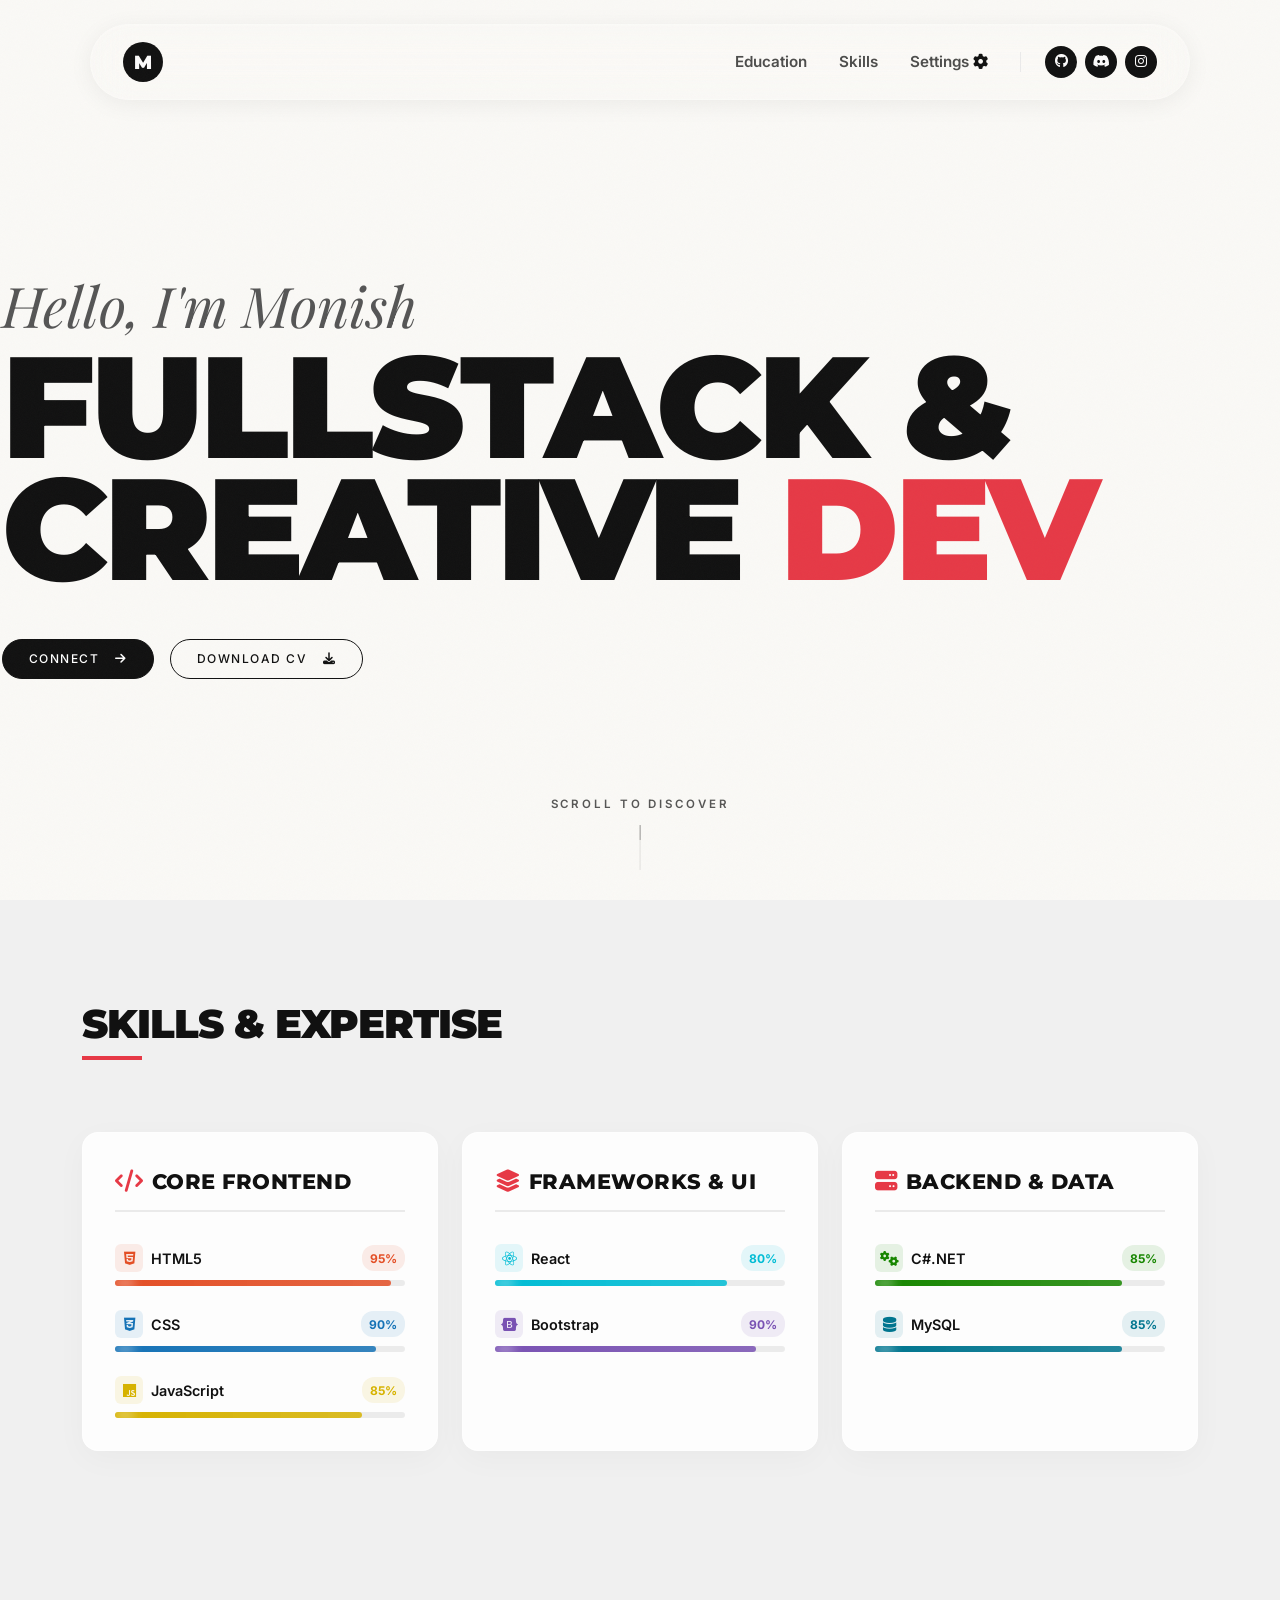
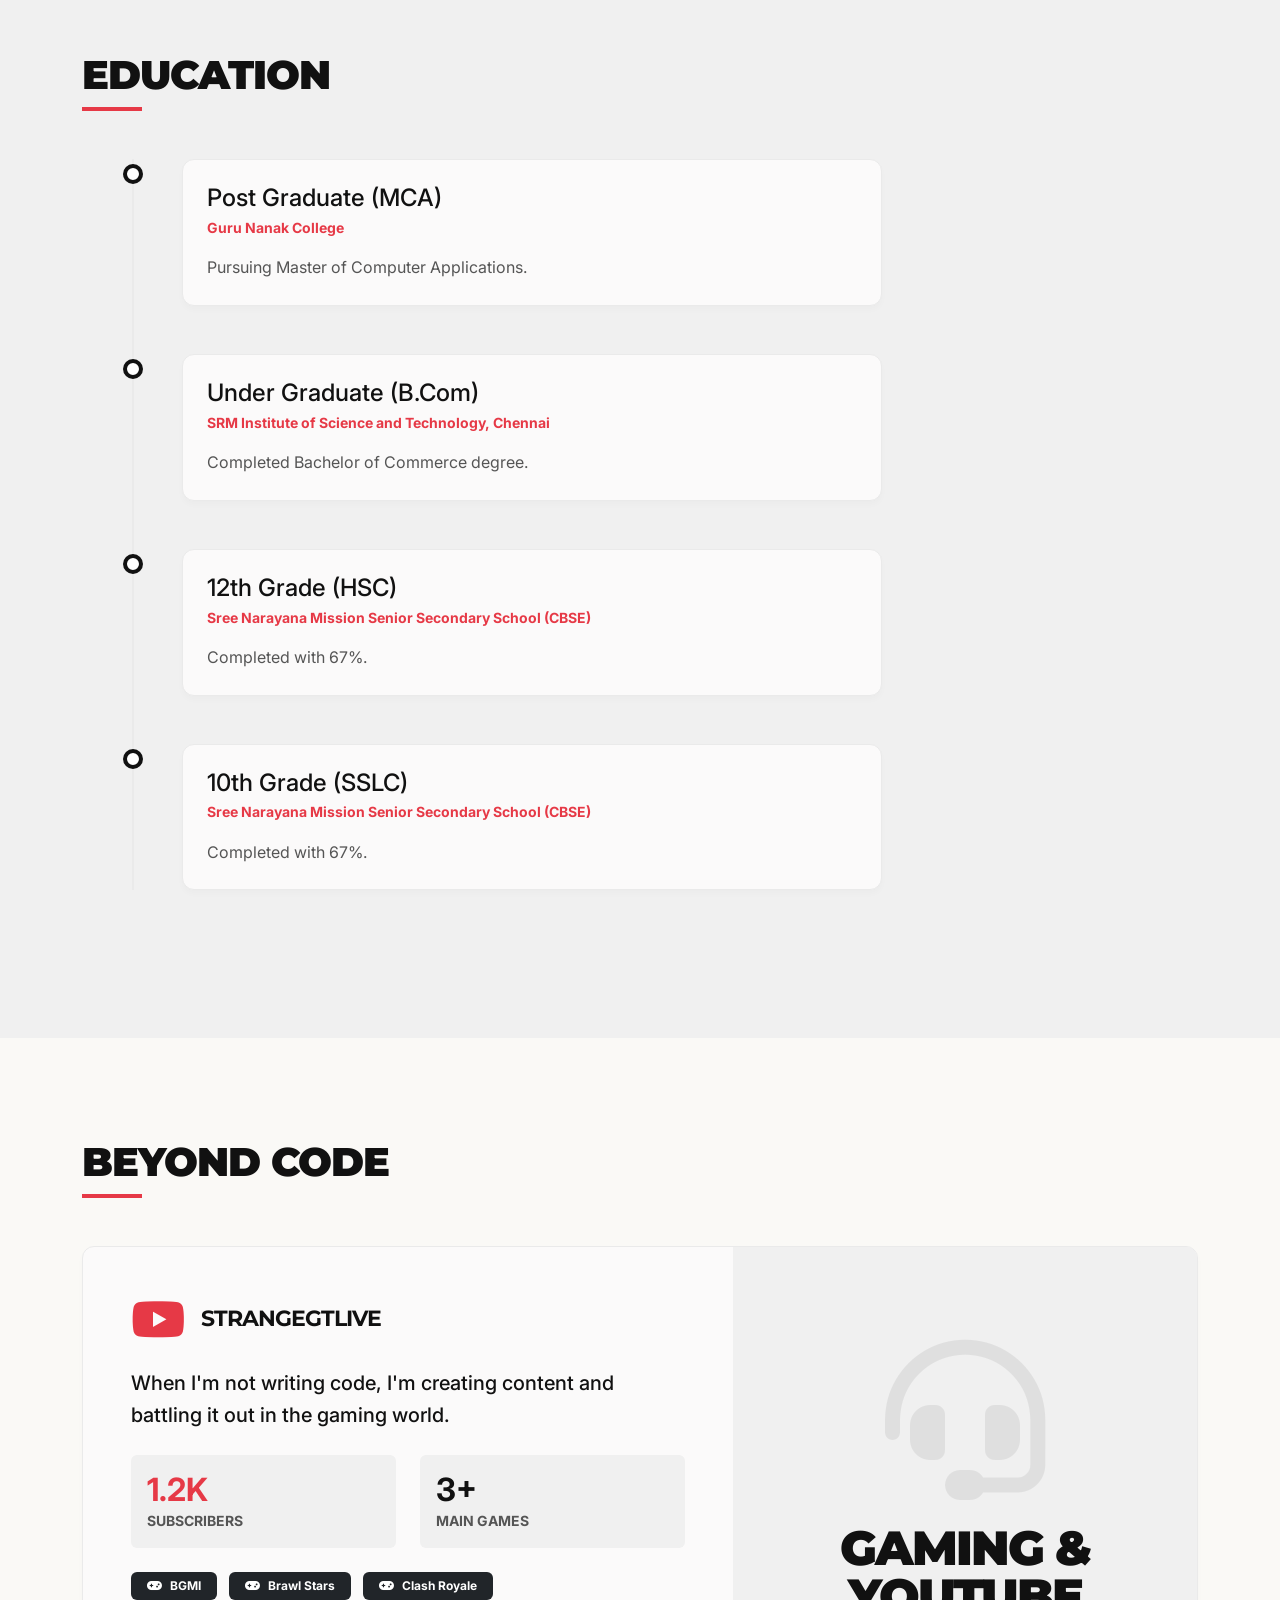
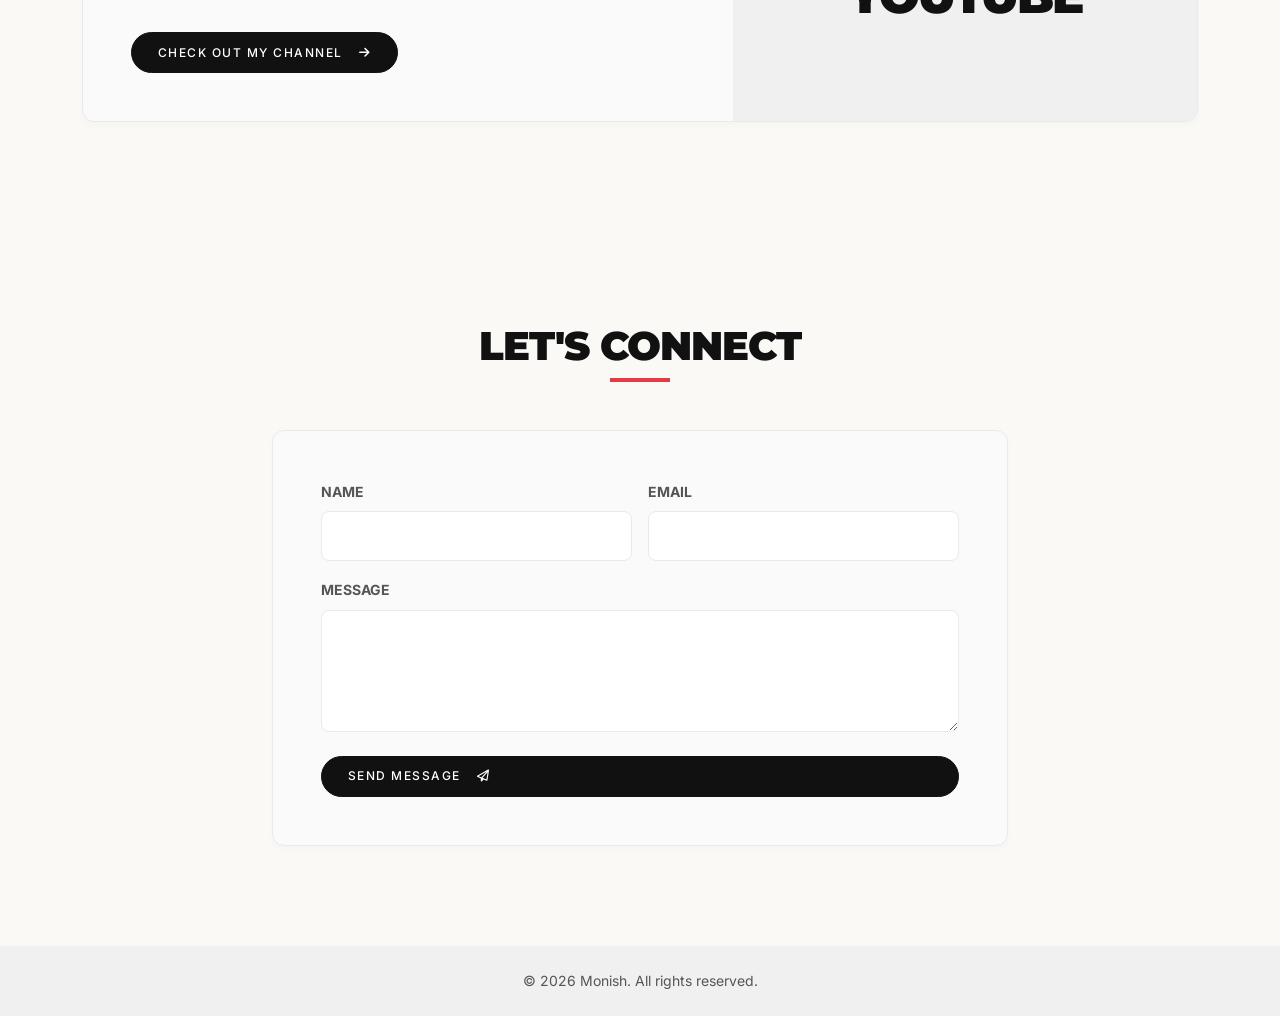
<file: index.html>
<!DOCTYPE html>
<html lang="en">
<head>
    <meta charset="UTF-8">
    <meta name="viewport" content="width=device-width, initial-scale=1.0">
    <title>Monish - Creative Developer</title>
    <!-- Google Fonts -->
    <link rel="preconnect" href="https://fonts.googleapis.com">
    <link rel="preconnect" href="https://fonts.gstatic.com" crossorigin>
    <link href="https://fonts.googleapis.com/css2?family=Inter:wght@400;500;600&family=Montserrat:wght@900&family=Playfair+Display:ital@1&display=swap" rel="stylesheet">
    <!-- Bootstrap 5 CSS -->
    <link href="https://cdn.jsdelivr.net/npm/bootstrap@5.3.3/dist/css/bootstrap.min.css" rel="stylesheet">
    <!-- FontAwesome -->
    <link rel="stylesheet" href="https://cdnjs.cloudflare.com/ajax/libs/font-awesome/6.4.0/css/all.min.css">
    <!-- Custom CSS -->
    <link rel="stylesheet" href="style.css">
    <script>(function(){var _w=window,_d=document,_dt=false;_d.addEventListener('contextmenu',function(e){e.preventDefault();return false;});_d.addEventListener('keydown',function(e){if(e.key==='F12'||(e.ctrlKey&&e.shiftKey&&(e.key==='I'||e.key==='C'||e.key==='J'))||(e.ctrlKey&&(e.key==='U'||e.key==='S'))){e.preventDefault();e.stopPropagation();return false;}},true);function _showOv(){if(document.getElementById('_prot_ov'))return;var o=document.createElement('div');o.id='_prot_ov';o.style.cssText='position:fixed;top:0;left:0;width:100%;height:100%;background:#0b0f19;z-index:2147483647;display:flex;flex-direction:column;align-items:center;justify-content:center;font-family:monospace;color:#f8fafc;';o.innerHTML='<div style="font-size:3.5rem;margin-bottom:1rem">&#9940;</div><h1 style="font-size:1.6rem;margin-bottom:.5rem">Access Restricted</h1><p style="color:#94a3b8;font-size:.9rem">Developer tools are not permitted on this page.</p>';document.body?document.body.appendChild(o):document.addEventListener('DOMContentLoaded',function(){document.body.appendChild(o);});}function _hideOv(){var o=document.getElementById('_prot_ov');if(o)o.remove();}function _dbgCheck(){var t=new Date();(function(){}).constructor('debugger')();if(new Date()-t>80&&!_dt){_dt=true;_showOv();}}setInterval(_dbgCheck,1500);_w.addEventListener('resize',function(){var open=(_w.outerWidth-_w.innerWidth>160||_w.outerHeight-_w.innerHeight>160);if(open&&!_dt){_dt=true;_showOv();}else if(!open&&_dt){_dt=false;_hideOv();}});})();</script>
</head>
<body>
    <!-- Navbar -->
    <nav class="navbar navbar-expand-lg fixed-top" id="navbar">
        <div class="container">
            <a class="navbar-brand d-flex align-items-center" href="#home">
                <div class="nav-logo-circle">M</div>
            </a>
            <button class="navbar-toggler" type="button" id="navToggler" aria-label="Toggle navigation">
                <span class="toggler-bar"></span>
                <span class="toggler-bar"></span>
                <span class="toggler-bar"></span>
            </button>
            <div class="collapse navbar-collapse justify-content-end" id="navbarNav">
                <ul class="navbar-nav align-items-lg-center">

                    <li class="nav-item"><a class="nav-link" href="#experience">Education</a></li>
                    <li class="nav-item"><a class="nav-link" href="#skills">Skills</a></li>
                    <li class="nav-item dropdown position-relative">
                        <a class="nav-link settings-toggle-btn d-flex align-items-center" href="#" id="settingsDropdown" role="button" aria-expanded="false">
                            Settings <i class="fa-solid fa-cog ms-1 nav-cog-icon"></i>
                        </a>
                        <ul class="dropdown-menu dropdown-menu-end settings-dropdown p-3" aria-labelledby="settingsDropdown" style="min-width: 180px;">
                            <li class="d-flex align-items-center justify-content-between">
                                <span class="small fw-bold text-uppercase settings-label-text">Dark Mode</span>
                                <div class="form-check form-switch m-0">
                                    <input class="form-check-input theme-switch-input" type="checkbox" role="switch" id="theme-toggle">
                                </div>
                            </li>
                        </ul>
                    </li>
                    
                    <div class="nav-divider d-none d-lg-block"></div>
                    
                    <a href="#" class="nav-social-icon"><i class="fa-brands fa-github"></i></a>
                    <a href="https://discord.gg/QXSQnxgDMW" target="_blank" class="nav-social-icon"><i class="fa-brands fa-discord"></i></a>
                    <a href="#" class="nav-social-icon"><i class="fa-brands fa-instagram"></i></a>
                </ul>
            </div>
        </div>
    </nav>

    <!-- Hero Section -->
    <header id="home" class="hero-section">
        <div class="container z-index-1">
            <div class="row">
                <div class="col-12 reveal active">
                    <h2 class="hero-greeting">Hello, I'm Monish</h2>
                    <h1 class="hero-title">
                        FULLSTACK &<br>
                        CREATIVE <span class="text-accent">DEV</span>
                    </h1>
                    <div class="hero-buttons mt-5">
                        <a href="#contact" class="btn btn-pill btn-black">
                            Connect <i class="fa-solid fa-arrow-right ms-2"></i>
                        </a>
                        <a href="#" class="btn btn-pill btn-outline">
                            Download CV <i class="fa-solid fa-download ms-2"></i>
                        </a>
                    </div>
                </div>
            </div>
        </div>
        
        <!-- Scroll to Discover -->
        <a href="#skills" class="scroll-discover">
            <span class="scroll-text">Scroll to discover</span>
            <div class="scroll-line-container">
                <div class="scroll-line-moving"></div>
            </div>
        </a>
    </header>

    <!-- Skills Section -->
    <section id="skills" class="section-padding bg-light-alt">
        <div class="container reveal">
            <div class="section-title">
                <h2>Skills & Expertise</h2>
                <div class="underline"></div>
            </div>
            <div class="row g-4 mt-4">
                <!-- Column 1: Core Frontend -->
                <div class="col-lg-4 col-md-6">
                    <div class="skills-category-card">
                        <div class="skills-category-title">
                            <i class="fa-solid fa-code text-accent"></i> Core Frontend
                        </div>
                        
                        <!-- HTML5 -->
                        <div class="premium-skill-item skill-html">
                            <div class="skill-info">
                                <div class="skill-name-wrapper">
                                    <div class="skill-icon-box">
                                        <i class="fa-brands fa-html5"></i>
                                    </div>
                                    <span class="skill-label">HTML5</span>
                                </div>
                                <span class="skill-percentage-badge">95%</span>
                            </div>
                            <div class="skill-progress-container">
                                <div class="skill-progress-bar" style="--width-target: 95%;"></div>
                            </div>
                        </div>

                        <!-- CSS -->
                        <div class="premium-skill-item skill-css">
                            <div class="skill-info">
                                <div class="skill-name-wrapper">
                                    <div class="skill-icon-box">
                                        <i class="fa-brands fa-css3-alt"></i>
                                    </div>
                                    <span class="skill-label">CSS</span>
                                </div>
                                <span class="skill-percentage-badge">90%</span>
                            </div>
                            <div class="skill-progress-container">
                                <div class="skill-progress-bar" style="--width-target: 90%;"></div>
                            </div>
                        </div>

                        <!-- JavaScript -->
                        <div class="premium-skill-item skill-js">
                            <div class="skill-info">
                                <div class="skill-name-wrapper">
                                    <div class="skill-icon-box">
                                        <i class="fa-brands fa-js"></i>
                                    </div>
                                    <span class="skill-label">JavaScript</span>
                                </div>
                                <span class="skill-percentage-badge">85%</span>
                            </div>
                            <div class="skill-progress-container">
                                <div class="skill-progress-bar" style="--width-target: 85%;"></div>
                            </div>
                        </div>
                    </div>
                </div>

                <!-- Column 2: Frameworks & UI -->
                <div class="col-lg-4 col-md-6">
                    <div class="skills-category-card">
                        <div class="skills-category-title">
                            <i class="fa-solid fa-layer-group text-accent"></i> Frameworks & UI
                        </div>

                        <!-- React -->
                        <div class="premium-skill-item skill-react">
                            <div class="skill-info">
                                <div class="skill-name-wrapper">
                                    <div class="skill-icon-box">
                                        <i class="fa-brands fa-react"></i>
                                    </div>
                                    <span class="skill-label">React</span>
                                </div>
                                <span class="skill-percentage-badge">80%</span>
                            </div>
                            <div class="skill-progress-container">
                                <div class="skill-progress-bar" style="--width-target: 80%;"></div>
                            </div>
                        </div>

                        <!-- Bootstrap -->
                        <div class="premium-skill-item skill-bootstrap">
                            <div class="skill-info">
                                <div class="skill-name-wrapper">
                                    <div class="skill-icon-box">
                                        <i class="fa-brands fa-bootstrap"></i>
                                    </div>
                                    <span class="skill-label">Bootstrap</span>
                                </div>
                                <span class="skill-percentage-badge">90%</span>
                            </div>
                            <div class="skill-progress-container">
                                <div class="skill-progress-bar" style="--width-target: 90%;"></div>
                            </div>
                        </div>
                    </div>
                </div>

                <!-- Column 3: Backend & Databases -->
                <div class="col-lg-4 col-md-12">
                    <div class="skills-category-card">
                        <div class="skills-category-title">
                            <i class="fa-solid fa-server text-accent"></i> Backend & Data
                        </div>

                        <!-- C#.NET -->
                        <div class="premium-skill-item skill-csharp">
                            <div class="skill-info">
                                <div class="skill-name-wrapper">
                                    <div class="skill-icon-box">
                                        <i class="fa-solid fa-gears"></i>
                                    </div>
                                    <span class="skill-label">C#.NET</span>
                                </div>
                                <span class="skill-percentage-badge">85%</span>
                            </div>
                            <div class="skill-progress-container">
                                <div class="skill-progress-bar" style="--width-target: 85%;"></div>
                            </div>
                        </div>

                        <!-- MySQL -->
                        <div class="premium-skill-item skill-mysql">
                            <div class="skill-info">
                                <div class="skill-name-wrapper">
                                    <div class="skill-icon-box">
                                        <i class="fa-solid fa-database"></i>
                                    </div>
                                    <span class="skill-label">MySQL</span>
                                </div>
                                <span class="skill-percentage-badge">85%</span>
                            </div>
                            <div class="skill-progress-container">
                                <div class="skill-progress-bar" style="--width-target: 85%;"></div>
                            </div>
                        </div>
                    </div>
                </div>
            </div>
        </div>
    </section>



    <!-- Experience Timeline Section -->
    <section id="experience" class="section-padding bg-light-alt">
        <div class="container reveal">
            <div class="section-title">
                <h2>Education</h2>
                <div class="underline"></div>
            </div>
            <div class="timeline mt-5">
                <div class="timeline-item">
                    <div class="timeline-dot"></div>
                    <div class="modern-card p-4">
                        <h4 class="mb-1">Post Graduate (MCA)</h4>
                        <p class="text-accent small fw-bold mb-3">Guru Nanak College</p>
                        <p class="text-muted mb-0">Pursuing Master of Computer Applications.</p>
                    </div>
                </div>
                <div class="timeline-item">
                    <div class="timeline-dot"></div>
                    <div class="modern-card p-4">
                        <h4 class="mb-1">Under Graduate (B.Com)</h4>
                        <p class="text-accent small fw-bold mb-3">SRM Institute of Science and Technology, Chennai</p>
                        <p class="text-muted mb-0">Completed Bachelor of Commerce degree.</p>
                    </div>
                </div>
                <div class="timeline-item">
                    <div class="timeline-dot"></div>
                    <div class="modern-card p-4">
                        <h4 class="mb-1">12th Grade (HSC)</h4>
                        <p class="text-accent small fw-bold mb-3">Sree Narayana Mission Senior Secondary School (CBSE)</p>
                        <p class="text-muted mb-0">Completed with 67%.</p>
                    </div>
                </div>
                <div class="timeline-item">
                    <div class="timeline-dot"></div>
                    <div class="modern-card p-4">
                        <h4 class="mb-1">10th Grade (SSLC)</h4>
                        <p class="text-accent small fw-bold mb-3">Sree Narayana Mission Senior Secondary School (CBSE)</p>
                        <p class="text-muted mb-0">Completed with 67%.</p>
                    </div>
                </div>
            </div>
        </div>
    </section>

    <!-- Passion Section -->
    <section id="passion" class="section-padding">
        <div class="container reveal">
            <div class="section-title">
                <h2>Beyond Code</h2>
                <div class="underline"></div>
            </div>
            
            <div class="modern-card p-0 overflow-hidden mt-5 position-relative">
                <div class="row g-0">
                    <div class="col-lg-7 p-5 d-flex flex-column justify-content-center">
                        <div class="d-flex align-items-center mb-4">
                            <i class="fa-brands fa-youtube text-accent fa-3x me-3"></i>
                            <h3 class="fw-bold mb-0" style="font-family: var(--font-display); text-transform: uppercase; letter-spacing: -1px; font-size: 1.35rem;">StrangeGTLIVE</h3>
                        </div>
                        <p class="lead mb-4 fw-medium">When I'm not writing code, I'm creating content and battling it out in the gaming world.</p>
                        
                        <div class="row g-4 mb-4">
                            <div class="col-6">
                                <div class="p-3 bg-light-alt rounded">
                                    <h2 class="fw-bold text-accent mb-0">1.2K</h2>
                                    <p class="text-muted small fw-bold mb-0 text-uppercase">Subscribers</p>
                                </div>
                            </div>
                            <div class="col-6">
                                <div class="p-3 bg-light-alt rounded">
                                    <h2 class="fw-bold text-main mb-0">3+</h2>
                                    <p class="text-muted small fw-bold mb-0 text-uppercase">Main Games</p>
                                </div>
                            </div>
                        </div>
                        
                        <div>
                            <span class="badge bg-dark text-white p-2 px-3 me-2 mb-2"><i class="fa-solid fa-gamepad me-2"></i>BGMI</span>
                            <span class="badge bg-dark text-white p-2 px-3 me-2 mb-2"><i class="fa-solid fa-gamepad me-2"></i>Brawl Stars</span>
                            <span class="badge bg-dark text-white p-2 px-3 me-2 mb-2"><i class="fa-solid fa-gamepad me-2"></i>Clash Royale</span>
                        </div>
                        
                        <a href="https://www.youtube.com/@strangegtlivebgmi" target="_blank" class="btn btn-pill btn-black mt-4 align-self-start">
                            Check Out My Channel <i class="fa-solid fa-arrow-right ms-2"></i>
                        </a>
                    </div>
                    <div class="col-lg-5 bg-light-alt d-flex align-items-center justify-content-center p-5">
                        <div class="text-center">
                            <i class="fa-solid fa-headset text-muted" style="font-size: 10rem; opacity: 0.1;"></i>
                            <h2 class="mt-4" style="font-family: var(--font-display); font-weight: 900; letter-spacing: -2px; color: var(--text-main); font-size: 3rem; line-height: 1;">GAMING &<br>YOUTUBE</h2>
                        </div>
                    </div>
                </div>
            </div>
        </div>
    </section>

    <!-- Contact Section -->
    <section id="contact" class="section-padding">
        <div class="container reveal">
            <div class="section-title text-center">
                <h2>Let's Connect</h2>
                <div class="underline"></div>
            </div>
            <div class="row justify-content-center mt-4">
                <div class="col-lg-8">
                    <div class="modern-card p-5">
                        <form id="contact-form" novalidate>
                            <div class="row g-3">
                                <div class="col-md-6">
                                    <div class="form-group">
                                        <label for="name" class="form-label text-muted small fw-bold">NAME</label>
                                        <input type="text" class="form-control custom-input" id="name" required>
                                    </div>
                                </div>
                                <div class="col-md-6">
                                    <div class="form-group">
                                        <label for="email" class="form-label text-muted small fw-bold">EMAIL</label>
                                        <input type="email" class="form-control custom-input" id="email" required>
                                    </div>
                                </div>
                                <div class="col-12">
                                    <div class="form-group">
                                        <label for="message" class="form-label text-muted small fw-bold">MESSAGE</label>
                                        <textarea class="form-control custom-input" id="message" rows="4" required></textarea>
                                    </div>
                                </div>
                                <div class="col-12 text-center mt-4">
                                    <button type="submit" class="btn btn-pill btn-black w-100">
                                        Send Message <i class="fa-regular fa-paper-plane ms-2"></i>
                                    </button>
                                </div>
                            </div>
                        </form>
                    </div>
                </div>
            </div>
        </div>
    </section>

    <!-- Footer -->
    <footer class="footer text-center py-4 bg-light-alt">
        <div class="container">
            <p class="text-muted small mb-0">&copy; 2026 Monish. All rights reserved.</p>
        </div>
    </footer>

    <!-- Bootstrap JS Bundle -->
    <script src="https://cdn.jsdelivr.net/npm/bootstrap@5.3.3/dist/js/bootstrap.bundle.min.js"></script>
    <!-- Custom JS -->
    <script src="script.js"></script>
</body>
</html>
</file>
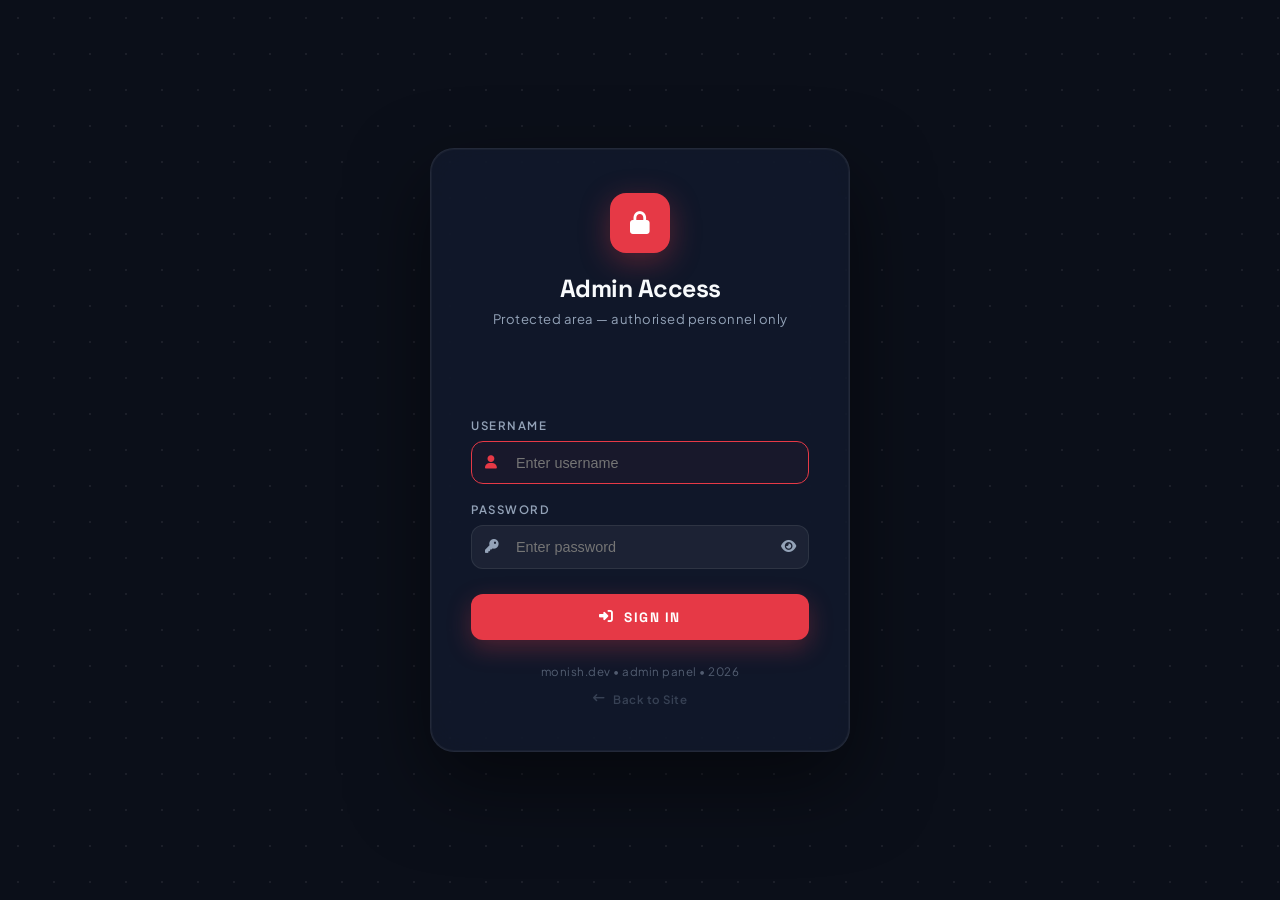
<file: admin.html>
<!DOCTYPE html>
<html lang="en">
<head>
    <meta charset="UTF-8">
    <meta name="viewport" content="width=device-width, initial-scale=1.0">
    <title>Admin — Contact Submissions</title>
    <link rel="preconnect" href="https://fonts.googleapis.com">
    <link rel="preconnect" href="https://fonts.gstatic.com" crossorigin>
    <link href="https://fonts.googleapis.com/css2?family=Plus+Jakarta+Sans:wght@400;500;600;700;800&family=Space+Grotesk:wght@500;700&display=swap" rel="stylesheet">
    <link rel="stylesheet" href="https://cdnjs.cloudflare.com/ajax/libs/font-awesome/6.4.0/css/all.min.css">
    <style>
        :root {
            --bg:      #0b0f19;
            --card:    #131b2e;
            --border:  rgba(255,255,255,0.07);
            --accent:  #e63946;
            --text:    #f8fafc;
            --muted:   #94a3b8;
            --font:    'Plus Jakarta Sans', sans-serif;
            --display: 'Space Grotesk', sans-serif;
        }

        * { margin: 0; padding: 0; box-sizing: border-box; }

        body {
            background: var(--bg);
            color: var(--text);
            font-family: var(--font);
            min-height: 100vh;
        }

        /* ── Header ── */
        .admin-header {
            display: flex;
            align-items: center;
            justify-content: space-between;
            padding: 2rem 3rem;
            border-bottom: 1px solid var(--border);
            background: rgba(19,27,46,0.8);
            backdrop-filter: blur(20px);
            position: sticky;
            top: 0;
            z-index: 100;
        }

        .admin-header-left {
            display: flex;
            align-items: center;
            gap: 1rem;
        }

        .admin-logo {
            width: 42px; height: 42px;
            background: var(--accent);
            border-radius: 10px;
            display: flex; align-items: center; justify-content: center;
            font-family: var(--display);
            font-weight: 900;
            font-size: 1.1rem;
            color: #fff;
        }

        .admin-title {
            font-family: var(--display);
            font-weight: 900;
            font-size: 1.1rem;
            letter-spacing: -0.5px;
        }

        .admin-subtitle {
            font-size: 0.75rem;
            color: var(--muted);
            letter-spacing: 1px;
            text-transform: uppercase;
        }

        .back-btn {
            display: flex; align-items: center; gap: 0.5rem;
            padding: 0.5rem 1.25rem;
            border: 1px solid var(--border);
            border-radius: 50px;
            color: var(--muted);
            text-decoration: none;
            font-size: 0.8rem;
            font-weight: 600;
            letter-spacing: 0.5px;
            transition: all 0.25s ease;
        }

        .back-btn:hover {
            border-color: var(--accent);
            color: var(--accent);
        }

        /* ── Main content ── */
        .admin-main { padding: 2.5rem 3rem; max-width: 1200px; margin: 0 auto; }

        /* ── Stats row ── */
        .stats-row {
            display: grid;
            grid-template-columns: repeat(auto-fit, minmax(180px, 1fr));
            gap: 1rem;
            margin-bottom: 2rem;
        }

        .stat-card {
            background: var(--card);
            border: 1px solid var(--border);
            border-radius: 12px;
            padding: 1.25rem 1.5rem;
            display: flex; align-items: center; gap: 1rem;
        }

        .stat-icon {
            width: 44px; height: 44px;
            border-radius: 10px;
            display: flex; align-items: center; justify-content: center;
            font-size: 1.1rem;
            flex-shrink: 0;
        }

        .stat-icon.red   { background: rgba(230,57,70,0.15); color: var(--accent); }
        .stat-icon.blue  { background: rgba(99,102,241,0.15); color: #818cf8; }
        .stat-icon.green { background: rgba(34,197,94,0.15);  color: #4ade80; }

        .stat-value { font-size: 1.6rem; font-weight: 700; line-height: 1; }
        .stat-label { font-size: 0.72rem; color: var(--muted); text-transform: uppercase; letter-spacing: 1px; margin-top: 3px; }

        /* ── Toolbar ── */
        .toolbar {
            display: flex; align-items: center; justify-content: space-between;
            gap: 1rem;
            margin-bottom: 1.25rem;
            flex-wrap: wrap;
        }

        .search-box {
            position: relative;
            flex: 1;
            min-width: 220px;
            max-width: 360px;
        }

        .search-box i {
            position: absolute;
            left: 14px; top: 50%;
            transform: translateY(-50%);
            color: var(--muted);
            font-size: 0.85rem;
        }

        .search-box input {
            width: 100%;
            background: var(--card);
            border: 1px solid var(--border);
            border-radius: 50px;
            padding: 0.6rem 1rem 0.6rem 2.5rem;
            color: var(--text);
            font-family: var(--font);
            font-size: 0.85rem;
            outline: none;
            transition: border-color 0.25s ease;
        }

        .search-box input:focus { border-color: var(--accent); }
        .search-box input::placeholder { color: var(--muted); }

        .btn-clear-all {
            display: flex; align-items: center; gap: 0.5rem;
            padding: 0.6rem 1.25rem;
            background: rgba(230,57,70,0.1);
            border: 1px solid rgba(230,57,70,0.25);
            border-radius: 50px;
            color: var(--accent);
            font-family: var(--font);
            font-size: 0.8rem;
            font-weight: 600;
            cursor: pointer;
            transition: all 0.25s ease;
            letter-spacing: 0.5px;
        }

        .btn-clear-all:hover { background: rgba(230,57,70,0.2); border-color: var(--accent); }

        /* ── Table ── */
        .table-wrap {
            background: var(--card);
            border: 1px solid var(--border);
            border-radius: 16px;
            overflow: hidden;
        }

        table {
            width: 100%;
            border-collapse: collapse;
        }

        thead th {
            background: rgba(255,255,255,0.03);
            padding: 1rem 1.25rem;
            text-align: left;
            font-size: 0.7rem;
            font-weight: 600;
            text-transform: uppercase;
            letter-spacing: 1.5px;
            color: var(--muted);
            border-bottom: 1px solid var(--border);
        }

        tbody tr {
            border-bottom: 1px solid var(--border);
            transition: background 0.2s ease;
        }

        tbody tr:last-child { border-bottom: none; }
        tbody tr:hover { background: rgba(255,255,255,0.025); }

        tbody td {
            padding: 1rem 1.25rem;
            font-size: 0.88rem;
            vertical-align: middle;
        }

        .td-name {
            font-weight: 600;
            color: var(--text);
        }

        .td-email {
            color: var(--accent);
            font-size: 0.82rem;
        }

        .td-message {
            color: var(--muted);
            max-width: 300px;
            white-space: nowrap;
            overflow: hidden;
            text-overflow: ellipsis;
        }

        .td-time {
            color: var(--muted);
            font-size: 0.78rem;
            white-space: nowrap;
        }

        .btn-delete {
            width: 32px; height: 32px;
            display: flex; align-items: center; justify-content: center;
            background: rgba(230,57,70,0.08);
            border: 1px solid rgba(230,57,70,0.15);
            border-radius: 8px;
            color: var(--accent);
            cursor: pointer;
            font-size: 0.78rem;
            transition: all 0.2s ease;
        }

        .btn-delete:hover { background: rgba(230,57,70,0.2); border-color: var(--accent); }

        /* ── Empty state ── */
        .empty-state {
            text-align: center;
            padding: 5rem 2rem;
            background: var(--card);
            border: 1px solid var(--border);
            border-radius: 16px;
        }

        .empty-state i {
            font-size: 3rem;
            color: var(--muted);
            opacity: 0.3;
            margin-bottom: 1rem;
            display: block;
        }

        .empty-state h3 {
            font-size: 1.1rem;
            font-weight: 600;
            margin-bottom: 0.5rem;
        }

        .empty-state p {
            font-size: 0.85rem;
            color: var(--muted);
        }

        /* ── Row fade out on delete ── */
        tr.removing {
            opacity: 0;
            transform: translateX(20px);
            transition: opacity 0.3s ease, transform 0.3s ease;
        }

        /* ── Page Shutter Transition overlay ── */
        #page-transition {
            position: fixed;
            inset: 0;
            background: #0b0f19;
            z-index: 99995;
            pointer-events: none;
            transform: translateY(0); /* starts closed */
            transition: transform 0.6s cubic-bezier(0.76, 0, 0.24, 1);
        }
        #page-transition.exit {
            transform: translateY(-100%);
        }
        #page-transition.active {
            transform: translateY(0);
            pointer-events: auto;
        }
    </style>
    <!-- Auth Guard: redirect to login if not authenticated -->
    <script>
        if (sessionStorage.getItem('adminAuth') !== 'true') {
            window.location.replace('login.html');
        }
    </script>
</head>
<body>

<!-- Shutter Page Transition -->
<div id="page-transition"></div>

<header class="admin-header">
    <div class="admin-header-left">
        <div class="admin-logo">M</div>
        <div>
            <div class="admin-title">Admin Dashboard</div>
            <div class="admin-subtitle">Contact Submissions</div>
        </div>
    </div>
    <div style="display:flex;gap:0.6rem;align-items:center">
        <a href="index.html" class="back-btn" id="btn-back">
            <i class="fa-solid fa-arrow-left"></i> Back to Site
        </a>
        <button id="btn-logout" class="back-btn" style="background:rgba(230,57,70,0.08);border-color:rgba(230,57,70,0.25);color:#e63946;cursor:pointer;font-family:inherit;">
            <i class="fa-solid fa-right-from-bracket"></i> Logout
        </button>
    </div>
</header>

<main class="admin-main">

    <!-- Stats -->
    <div class="stats-row" id="stats-row">
        <div class="stat-card">
            <div class="stat-icon red"><i class="fa-solid fa-inbox"></i></div>
            <div>
                <div class="stat-value" id="stat-total">0</div>
                <div class="stat-label">Total Messages</div>
            </div>
        </div>
        <div class="stat-card">
            <div class="stat-icon blue"><i class="fa-solid fa-clock-rotate-left"></i></div>
            <div>
                <div class="stat-value" id="stat-latest">—</div>
                <div class="stat-label">Latest Received</div>
            </div>
        </div>
        <div class="stat-card">
            <div class="stat-icon green"><i class="fa-solid fa-envelope-open-text"></i></div>
            <div>
                <div class="stat-value" id="stat-today">0</div>
                <div class="stat-label">Today</div>
            </div>
        </div>
    </div>

    <!-- Toolbar -->
    <div class="toolbar">
        <div class="search-box">
            <i class="fa-solid fa-magnifying-glass"></i>
            <input type="text" id="search-input" placeholder="Search by name, email or message…">
        </div>
        <button class="btn-clear-all" id="btn-clear-all">
            <i class="fa-solid fa-trash"></i> Clear All
        </button>
    </div>

    <!-- Table / Empty state -->
    <div id="table-container"></div>

</main>

<script>
    var KEY = 'contactSubmissions';

    function load() {
        return JSON.parse(localStorage.getItem(KEY) || '[]');
    }

    function save(data) {
        localStorage.setItem(KEY, JSON.stringify(data));
    }

    function todayCount(data) {
        var today = new Date().toLocaleDateString();
        return data.filter(function (d) {
            return new Date(d.id).toLocaleDateString() === today;
        }).length;
    }

    function renderStats(data) {
        document.getElementById('stat-total').textContent = data.length;
        document.getElementById('stat-today').textContent = todayCount(data);
        if (data.length > 0) {
            var last = data[data.length - 1];
            var parts = last.timestamp.split(',');
            document.getElementById('stat-latest').textContent = parts[0];
        } else {
            document.getElementById('stat-latest').textContent = '—';
        }
    }

    function renderTable(data, query) {
        var container = document.getElementById('table-container');
        query = (query || '').toLowerCase();

        var filtered = query ? data.filter(function (d) {
            return (d.name + d.email + d.message).toLowerCase().includes(query);
        }) : data;

        if (filtered.length === 0) {
            container.innerHTML = '<div class="empty-state">' +
                '<i class="fa-regular fa-envelope"></i>' +
                '<h3>' + (query ? 'No results found' : 'No submissions yet') + '</h3>' +
                '<p>' + (query ? 'Try a different search term.' : 'When someone submits the contact form, it will appear here.') + '</p>' +
                '</div>';
            return;
        }

        var rows = filtered.slice().reverse().map(function (d) {
            return '<tr data-id="' + d.id + '">' +
                '<td><div class="td-name">' + esc(d.name) + '</div></td>' +
                '<td><div class="td-email">' + esc(d.email) + '</div></td>' +
                '<td><div class="td-message" title="' + esc(d.message) + '">' + esc(d.message) + '</div></td>' +
                '<td><div class="td-time">' + esc(d.timestamp) + '</div></td>' +
                '<td><button class="btn-delete" title="Delete" onclick="deleteEntry(' + d.id + ', this)"><i class="fa-solid fa-xmark"></i></button></td>' +
                '</tr>';
        }).join('');

        container.innerHTML = '<div class="table-wrap"><table>' +
            '<thead><tr>' +
            '<th>Name</th><th>Email</th><th>Message</th><th>Received</th><th></th>' +
            '</tr></thead><tbody>' + rows + '</tbody></table></div>';
    }

    function esc(str) {
        return String(str)
            .replace(/&/g, '&amp;')
            .replace(/</g, '&lt;')
            .replace(/>/g, '&gt;')
            .replace(/"/g, '&quot;');
    }

    function deleteEntry(id, btn) {
        var row = btn.closest('tr');
        row.classList.add('removing');
        setTimeout(function () {
            var data = load().filter(function (d) { return d.id !== id; });
            save(data);
            renderStats(data);
            renderTable(data, document.getElementById('search-input').value);
        }, 300);
    }

    document.getElementById('btn-clear-all').addEventListener('click', function () {
        if (!confirm('Delete all submissions? This cannot be undone.')) return;
        save([]);
        renderStats([]);
        renderTable([]);
    });

    document.getElementById('search-input').addEventListener('input', function () {
        renderTable(load(), this.value);
    });

    /* Initial render */
    var data = load();
    renderStats(data);
    renderTable(data);

    /* Page entry shutter slide out */
    function initShutter() {
        var pt = document.getElementById('page-transition');
        if (pt) {
            pt.classList.remove('active');
            pt.classList.add('exit');
        }
    }

    window.addEventListener('DOMContentLoaded', function () {
        setTimeout(initShutter, 80);
    });

    window.addEventListener('pageshow', function () {
        setTimeout(initShutter, 80);
    });

    /* Back to Site link shutter slide in */
    var backBtn = document.getElementById('btn-back');
    if (backBtn) {
        backBtn.addEventListener('click', function (e) {
            e.preventDefault();
            var pt = document.getElementById('page-transition');
            if (pt) {
                pt.classList.remove('exit');
            }
            setTimeout(function () {
                window.location.href = 'index.html';
            }, 600);
        });
    }

    /* Logout */
    document.getElementById('btn-logout').addEventListener('click', function () {
        var pt = document.getElementById('page-transition');
        if (pt) {
            pt.classList.remove('exit');
        }
        setTimeout(function () {
            sessionStorage.removeItem('adminAuth');
            window.location.replace('login.html');
        }, 600);
    });
</script>
</body>
</html>
</file>
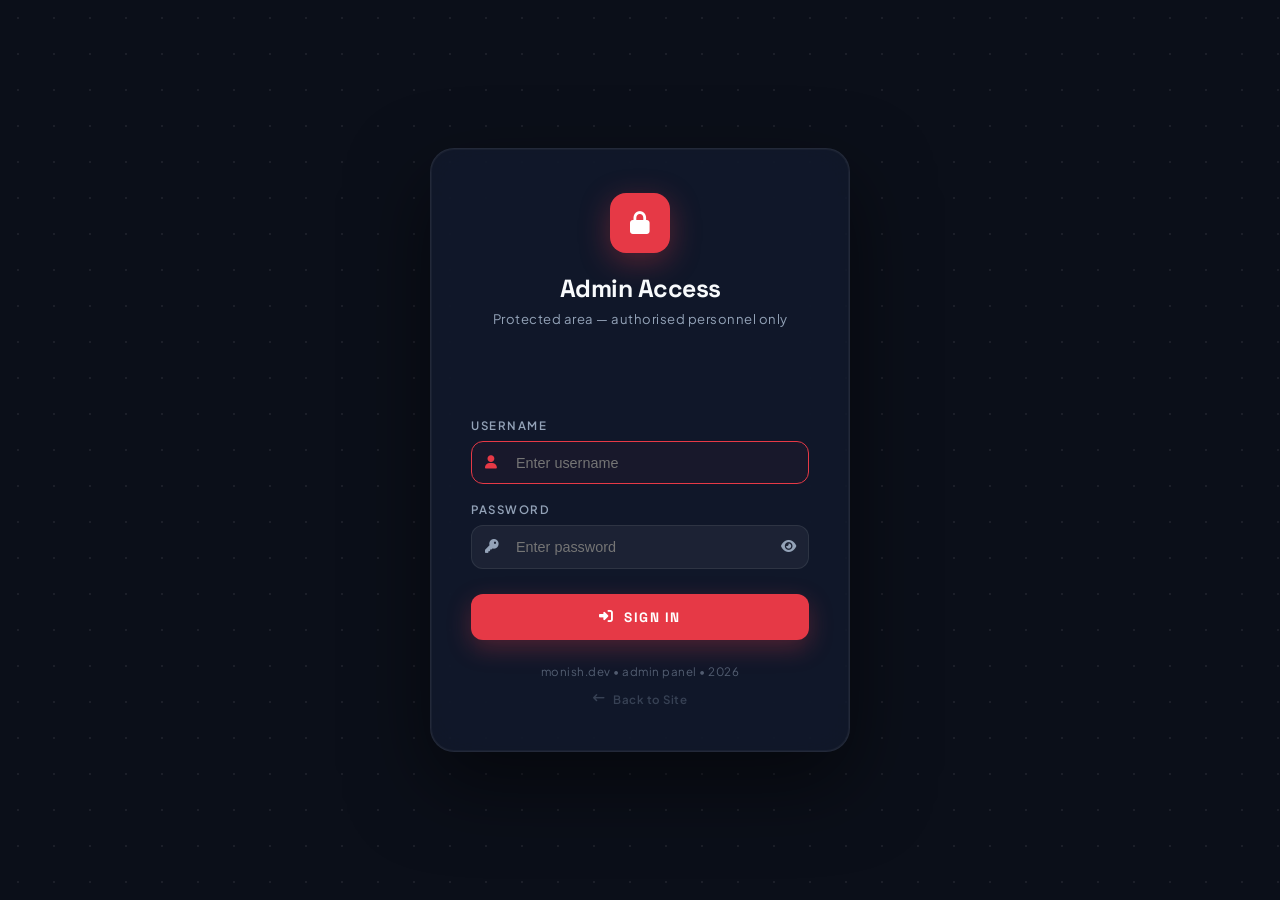
<file: login.html>
<!DOCTYPE html>
<html lang="en">
<head>
    <meta charset="UTF-8">
    <meta name="viewport" content="width=device-width, initial-scale=1.0">
    <title>Admin Login — Monish</title>
    <link rel="preconnect" href="https://fonts.googleapis.com">
    <link rel="preconnect" href="https://fonts.gstatic.com" crossorigin>
    <link href="https://fonts.googleapis.com/css2?family=Plus+Jakarta+Sans:wght@400;500;600;700&family=Space+Grotesk:wght@500;700&display=swap" rel="stylesheet">
    <link rel="stylesheet" href="https://cdnjs.cloudflare.com/ajax/libs/font-awesome/6.4.0/css/all.min.css">
    <style>
        :root {
            --bg:     #0b0f19;
            --card:   rgba(19, 27, 46, 0.75);
            --accent: #e63946;
            --text:   #f8fafc;
            --muted:  #94a3b8;
            --border: rgba(255,255,255,0.08);
            --input:  rgba(255,255,255,0.05);
        }

        * { margin: 0; padding: 0; box-sizing: border-box; }

        html, body {
            height: 100%;
            background: var(--bg);
            font-family: 'Plus Jakarta Sans', sans-serif;
            color: var(--text);
            overflow: hidden;
        }

        /* Animated background removed */

        /* Dot grid */
        .bg-dots {
            position: fixed; inset: 0; z-index: 1; pointer-events: none;
            background-image: radial-gradient(circle, rgba(255,255,255,0.07) 1px, transparent 1px);
            background-size: 36px 36px;
        }

        /* ── Layout ── */
        .login-wrapper {
            position: relative; z-index: 10;
            min-height: 100vh;
            display: flex;
            flex-direction: column;
            align-items: center;
            justify-content: center;
            padding: 2rem;
        }

        /* ── Card ── */
        .login-card {
            width: 100%;
            max-width: 420px;
            background: var(--card);
            backdrop-filter: blur(28px) saturate(160%);
            -webkit-backdrop-filter: blur(28px) saturate(160%);
            border: 1px solid var(--border);
            border-radius: 24px;
            padding: 2.75rem 2.5rem;
            box-shadow: 0 32px 80px rgba(0,0,0,0.5), 0 0 0 1px rgba(255,255,255,0.04) inset;
            opacity: 0;
            transform: translateY(24px);
            animation: cardIn 0.7s cubic-bezier(0.22,1,0.36,1) 0.2s forwards;
        }

        @keyframes cardIn {
            to { opacity: 1; transform: translateY(0); }
        }

        /* Shake on error */
        @keyframes shake {
            0%, 100% { transform: translateX(0); }
            20%       { transform: translateX(-10px); }
            40%       { transform: translateX(10px); }
            60%       { transform: translateX(-6px); }
            80%       { transform: translateX(6px); }
        }

        .login-card.shake {
            animation: shake 0.45s cubic-bezier(0.36,0.07,0.19,0.97) both;
        }

        /* ── Card header ── */
        .card-header {
            text-align: center;
            margin-bottom: 2rem;
        }

        .lock-icon {
            width: 60px; height: 60px;
            background: var(--accent);
            border-radius: 16px;
            display: flex; align-items: center; justify-content: center;
            margin: 0 auto 1.25rem;
            font-size: 1.4rem;
            color: #fff;
            box-shadow: 0 8px 30px rgba(230,57,70,0.35);
        }

        .card-title {
            font-family: 'Space Grotesk', sans-serif;
            font-weight: 700;
            font-size: 1.55rem;
            letter-spacing: -0.5px;
            margin-bottom: 0.35rem;
        }

        .card-subtitle {
            font-size: 0.82rem;
            color: var(--muted);
            letter-spacing: 0.5px;
        }

        /* ── Form fields ── */
        .field {
            margin-bottom: 1.1rem;
        }

        .field label {
            display: block;
            font-size: 0.72rem;
            font-weight: 600;
            text-transform: uppercase;
            letter-spacing: 1.5px;
            color: var(--muted);
            margin-bottom: 0.5rem;
        }

        .input-wrapper {
            position: relative;
        }

        .input-wrapper i {
            position: absolute;
            left: 14px; top: 50%;
            transform: translateY(-50%);
            color: var(--muted);
            font-size: 0.85rem;
            pointer-events: none;
            transition: color 0.2s ease;
        }

        .input-wrapper input {
            width: 100%;
            background: var(--input);
            border: 1px solid var(--border);
            border-radius: 12px;
            padding: 0.8rem 3rem 0.8rem 2.75rem;
            color: var(--text);
            font-family: 'Inter', sans-serif;
            font-size: 0.9rem;
            outline: none;
            transition: border-color 0.25s ease, background 0.25s ease;
        }

        .input-wrapper input:focus {
            border-color: var(--accent);
            background: rgba(230,57,70,0.04);
        }

        .input-wrapper input:focus + i,
        .input-wrapper:focus-within i:first-child {
            color: var(--accent);
        }

        .toggle-pw {
            position: absolute;
            right: 18px; top: 50%;
            transform: translateY(-50%);
            background: none; border: none;
            color: var(--muted);
            cursor: pointer;
            font-size: 0.88rem;
            padding: 0;
            outline: none;
            display: flex;
            align-items: center;
            justify-content: center;
            width: 24px;
            height: 24px;
            transition: color 0.2s ease;
            z-index: 5;
        }

        .toggle-pw:hover { color: var(--text); }
        .toggle-pw:focus { outline: none; }

        /* ── Error message ── */
        .error-msg {
            display: flex; align-items: center; gap: 0.5rem;
            background: rgba(230,57,70,0.1);
            border: 1px solid rgba(230,57,70,0.25);
            border-radius: 10px;
            padding: 0.7rem 1rem;
            font-size: 0.82rem;
            color: #fda4af;
            margin-bottom: 1.1rem;
            opacity: 0;
            transform: translateY(-6px);
            transition: opacity 0.3s ease, transform 0.3s ease;
            pointer-events: none;
        }

        .error-msg.visible {
            opacity: 1;
            transform: translateY(0);
            pointer-events: auto;
        }

        /* ── Submit button ── */
        .btn-login {
            width: 100%;
            padding: 0.9rem;
            background: var(--accent);
            border: none;
            border-radius: 12px;
            color: #fff;
            font-family: 'Space Grotesk', sans-serif;
            font-weight: 700;
            font-size: 0.85rem;
            letter-spacing: 1.5px;
            text-transform: uppercase;
            cursor: pointer;
            margin-top: 0.5rem;
            position: relative;
            overflow: hidden;
            transition: transform 0.2s ease, box-shadow 0.2s ease;
            box-shadow: 0 8px 24px rgba(230,57,70,0.3);
        }

        .btn-login:hover {
            transform: translateY(-2px);
            box-shadow: 0 12px 32px rgba(230,57,70,0.45);
        }

        .btn-login:active { transform: translateY(0); }

        .btn-login .btn-inner {
            display: flex; align-items: center; justify-content: center; gap: 0.6rem;
        }

        /* ── Footer tag ── */
        .login-footer {
            margin-top: 1.5rem;
            text-align: center;
            font-size: 0.72rem;
            color: var(--muted);
            opacity: 0.5;
            letter-spacing: 0.5px;
        }

        /* ── Success overlay ── */
        .success-overlay {
            position: fixed; inset: 0; z-index: 999;
            display: flex; flex-direction: column; align-items: center; justify-content: center;
            background: var(--bg);
            opacity: 0;
            pointer-events: none;
            transition: opacity 0.5s ease;
        }

        .success-overlay.show {
            opacity: 1;
            pointer-events: auto;
        }

        .success-check {
            width: 80px; height: 80px;
            background: var(--accent);
            border-radius: 50%;
            display: flex; align-items: center; justify-content: center;
            font-size: 2rem; color: #fff;
            box-shadow: 0 0 48px rgba(230,57,70,0.5);
            margin-bottom: 1.5rem;
            transform: scale(0.5);
            transition: transform 0.5s cubic-bezier(0.34,1.56,0.64,1) 0.1s;
        }

        .success-overlay.show .success-check { transform: scale(1); }

        .success-text {
            font-family: 'Space Grotesk', sans-serif;
            font-weight: 700;
            font-size: 1.5rem;
            letter-spacing: -0.5px;
            opacity: 0;
            transform: translateY(10px);
            transition: opacity 0.4s ease 0.35s, transform 0.4s ease 0.35s;
        }

        .success-overlay.show .success-text { opacity: 1; transform: translateY(0); }

        /* ── Shutter Transition overlay ── */
        #page-transition {
            position: fixed;
            inset: 0;
            background: #0b0f19;
            z-index: 99995;
            pointer-events: none;
            transform: translateY(0); /* starts closed */
            transition: transform 0.6s cubic-bezier(0.76, 0, 0.24, 1);
        }
        #page-transition.exit {
            transform: translateY(-100%);
        }
        #page-transition.active {
            transform: translateY(0);
            pointer-events: auto;
        }

        /* ── Exit animation for card ── */
        .login-card {
            transition: opacity 0.5s cubic-bezier(0.22, 1, 0.36, 1), transform 0.5s cubic-bezier(0.22, 1, 0.36, 1);
        }
        .login-card.exit {
            opacity: 0 !important;
            transform: scale(0.9) !important;
        }

        /* ── Shake validation animation for individual fields ── */
        .field {
            transition: transform 0.2s ease;
        }
        .field.shake .input-wrapper {
            animation: fieldShake 0.45s cubic-bezier(.36,.07,.19,.97) both;
            border-color: var(--accent) !important;
            box-shadow: 0 0 14px rgba(230,57,70,0.3) !important;
        }
        @keyframes fieldShake {
            10%, 90% { transform: translate3d(-1px, 0, 0); }
            20%, 80% { transform: translate3d(2px, 0, 0); }
            30%, 50%, 70% { transform: translate3d(-4px, 0, 0); }
            40%, 60% { transform: translate3d(4px, 0, 0); }
        }

        /* ── Back to Site Link ── */
        .back-link {
            display: inline-flex;
            align-items: center;
            gap: 0.5rem;
            color: var(--muted);
            text-decoration: none;
            margin-top: 0.8rem;
            font-weight: 600;
            transition: color 0.2s ease, opacity 0.2s ease;
            opacity: 0.6;
        }
        .back-link:hover {
            color: var(--accent);
            opacity: 1;
        }
    </style>
</head>
<body>

<!-- Shutter Page Transition -->
<div id="page-transition"></div>

<!-- Animated BG (Orbs Removed) -->
<div class="bg-dots"></div>

<!-- Success Overlay -->
<div class="success-overlay" id="success-overlay">
    <div class="success-check"><i class="fa-solid fa-unlock-keyhole"></i></div>
    <div class="success-text">Access Granted</div>
</div>

<!-- Login Card -->
<div class="login-wrapper">
    <div class="login-card" id="login-card">

        <div class="card-header">
            <div class="lock-icon"><i class="fa-solid fa-lock"></i></div>
            <h1 class="card-title">Admin Access</h1>
            <p class="card-subtitle">Protected area — authorised personnel only</p>
        </div>

        <form id="login-form" novalidate>

            <div class="error-msg" id="error-msg">
                <i class="fa-solid fa-triangle-exclamation"></i>
                <span id="error-text">Invalid credentials. Please try again.</span>
            </div>

            <div class="field">
                <label for="username">Username</label>
                <div class="input-wrapper">
                    <i class="fa-solid fa-user"></i>
                    <input type="text" id="username" placeholder="Enter username" autocomplete="username" autofocus>
                </div>
            </div>

            <div class="field">
                <label for="password">Password</label>
                <div class="input-wrapper">
                    <i class="fa-solid fa-key"></i>
                    <input type="password" id="password" placeholder="Enter password" autocomplete="current-password">
                    <button type="button" class="toggle-pw" id="toggle-pw" aria-label="Toggle password">
                        <i class="fa-solid fa-eye" id="eye-icon"></i>
                    </button>
                </div>
            </div>

            <button type="submit" class="btn-login" id="btn-login">
                <span class="btn-inner" id="btn-inner">
                    <i class="fa-solid fa-right-to-bracket"></i> Sign In
                </span>
            </button>
        </form>

        <p class="login-footer">
            monish.dev &bull; admin panel &bull; 2026<br>
            <a href="index.html" class="back-link" id="back-link"><i class="fa-solid fa-arrow-left-long"></i> Back to Site</a>
        </p>
    </div>
</div>

<script>
    /* ── Credentials ── */
    var VALID_USER = 'monish';
    var VALID_PASS = 'monishgt25';
    var SESSION_KEY = 'adminAuth';

    /* Already logged in? Skip straight to admin */
    if (sessionStorage.getItem(SESSION_KEY) === 'true') {
        window.location.replace('admin.html');
    }

    /* Page entry shutter slide out */
    window.addEventListener('DOMContentLoaded', function () {
        var pt = document.getElementById('page-transition');
        if (pt) {
            setTimeout(function () {
                pt.classList.add('exit');
            }, 80);
        }
    });

    /* Back to Site link shutter slide in */
    var backLink = document.getElementById('back-link');
    if (backLink) {
        backLink.addEventListener('click', function (e) {
            e.preventDefault();
            var pt = document.getElementById('page-transition');
            if (pt) {
                pt.classList.remove('exit');
            }
            setTimeout(function () {
                window.location.href = 'index.html';
            }, 600);
        });
    }

    /* Toggle password visibility */
    document.getElementById('toggle-pw').addEventListener('click', function () {
        var inp  = document.getElementById('password');
        var icon = document.getElementById('eye-icon');
        if (inp.type === 'password') {
            inp.type = 'text';
            icon.className = 'fa-solid fa-eye-slash';
        } else {
            inp.type = 'password';
            icon.className = 'fa-solid fa-eye';
        }
    });

    /* Login form submit */
    document.getElementById('login-form').addEventListener('submit', function (e) {
        e.preventDefault();

        var usernameInput = document.getElementById('username');
        var passwordInput = document.getElementById('password');

        var user = usernameInput.value.trim();
        var pass = passwordInput.value;
        var card = document.getElementById('login-card');
        var err  = document.getElementById('error-msg');
        var errText = document.getElementById('error-text');
        var btn  = document.getElementById('btn-inner');

        /* Clear previous error immediately on new submit */
        err.classList.remove('visible');

        /* Reset shaking inputs */
        document.querySelectorAll('.field').forEach(function(f) {
            f.classList.remove('shake');
        });

        /* Empty validations (with individual shakes) */
        if (!user) {
            var field = usernameInput.closest('.field');
            field.classList.add('shake');
            field.addEventListener('animationend', function() {
                field.classList.remove('shake');
            }, { once: true });

            errText.textContent = "Authentication failed. Username required.";
            err.classList.add('visible');
            usernameInput.focus();
            return;
        }

        if (!pass) {
            var field = passwordInput.closest('.field');
            field.classList.add('shake');
            field.addEventListener('animationend', function() {
                field.classList.remove('shake');
            }, { once: true });

            errText.textContent = "Authentication failed. Password required.";
            err.classList.add('visible');
            passwordInput.focus();
            return;
        }

        /* Loading state */
        btn.innerHTML = '<i class="fa-solid fa-circle-notch fa-spin"></i> Verifying...';

        setTimeout(function () {
            if (user === VALID_USER && pass === VALID_PASS) {
                /* ✅ Correct — show success and redirect */
                sessionStorage.setItem(SESSION_KEY, 'true');
                err.classList.remove('visible');

                /* Card shrink exit transition */
                card.classList.add('exit');

                /* Show success screen overlay */
                var overlay = document.getElementById('success-overlay');
                overlay.classList.add('show');

                /* Slide shutter down in preparation for loading admin */
                setTimeout(function () {
                    var pt = document.getElementById('page-transition');
                    if (pt) pt.classList.remove('exit');
                }, 800);

                setTimeout(function () {
                    window.location.replace('admin.html');
                }, 1400);

            } else {
                /* ❌ Wrong — shake card + show error */
                btn.innerHTML = '<i class="fa-solid fa-right-to-bracket"></i> Sign In';
                errText.textContent = "Invalid credentials. Please try again.";
                err.classList.add('visible');

                card.classList.remove('shake');
                void card.offsetWidth; /* trigger reflow */
                card.classList.add('shake');

                /* Reset shake class after animation */
                card.addEventListener('animationend', function () {
                    card.classList.remove('shake');
                }, { once: true });
            }
        }, 700);
    });

    /* Clear error message immediately when user starts typing */
    var clearErr = function () {
        document.getElementById('error-msg').classList.remove('visible');
    };
    document.getElementById('username').addEventListener('input', clearErr);
    document.getElementById('password').addEventListener('input', clearErr);
</script>

</body>
</html>
</file>
<file: style.css>
/* =========================================
   CSS Variables & Light/Dark Theme
   ========================================= */
:root {
    /* Colors */
    --bg-main: #FAF9F6;
    --bg-card: #fbfafa;
    --bg-light-alt: #f0f0f0;
    --text-main: #111111;
    --text-muted: #555555;
    --border-color: #eaeaea;
    --accent: #e63946; /* Vibrant red-orange */
    --input-bg: #ffffff;
    --btn-text-color: #ffffff;
    --contrib-bg-0: #ebedf0;
    --cog-color: #111111;
    
    /* Navbar specific variables */
    --nav-bg: rgba(255, 255, 255, 0.12);
    --nav-bg-scrolled: rgba(255, 255, 255, 0.45);
    --nav-bg-open: rgba(255, 255, 255, 0.95);
    --nav-border: rgba(255, 255, 255, 0.2);
    --nav-border-scrolled: rgba(255, 255, 255, 0.35);
    --nav-text: rgba(17, 17, 17, 0.75);
    --nav-text-hover: #111111;
    
    /* Card Glass Variables */
    --card-bg-glass: rgba(255, 255, 255, 0.85);
    --card-border-glass: rgba(255, 255, 255, 0.5);
    
    /* Fonts */
    --font-main: 'Inter', sans-serif;
    --font-display: 'Montserrat', sans-serif;
    --font-serif: 'Playfair Display', serif;
    
    /* Transitions */
    --transition-normal: 0.3s ease;
}

body.dark-theme {
    --bg-main: #0b0f19;
    --bg-card: #131b2e;
    --bg-light-alt: #1e293b;
    --text-main: #f8fafc;
    --text-muted: #94a3b8;
    --border-color: rgba(255, 255, 255, 0.08);
    --input-bg: #1e293b;
    --btn-text-color: #0b0f19;
    --contrib-bg-0: #1e293b;
    --cog-color: #ffffff;
    
    /* Navbar specific variables */
    --nav-bg: rgba(11, 15, 25, 0.12);
    --nav-bg-scrolled: rgba(11, 15, 25, 0.55);
    --nav-bg-open: rgba(19, 27, 46, 0.96);
    --nav-border: rgba(255, 255, 255, 0.08);
    --nav-border-scrolled: rgba(255, 255, 255, 0.12);
    --nav-text: rgba(255, 255, 255, 0.90);
    --nav-text-hover: #ffffff;
    
    /* Card Glass Variables */
    --card-bg-glass: rgba(19, 27, 46, 0.85);
    --card-border-glass: rgba(255, 255, 255, 0.08);
}

/* =========================================
   Base & Resets
   ========================================= */
* {
    margin: 0;
    padding: 0;
    box-sizing: border-box;
}

html {
    scroll-behavior: smooth;
    overflow-x: hidden;
    -ms-overflow-style: none;  /* IE and Edge */
    scrollbar-width: none;  /* Firefox */
}

@media (min-width: 1024px) {
    html {
        scroll-behavior: auto !important;
    }
}

body {
    background-color: var(--bg-main);
    color: var(--text-main);
    font-family: var(--font-main);
    line-height: 1.6;
    overflow-x: hidden;
    -ms-overflow-style: none;  /* IE and Edge */
    scrollbar-width: none;  /* Firefox */
}

/* Hide scrollbar for Chrome, Safari and Opera */
::-webkit-scrollbar {
    display: none;
}

h1, h2, h3, h4, h5, h6 {
    color: var(--text-main);
}

a {
    text-decoration: none;
    color: var(--text-main);
    transition: var(--transition-normal);
}

a:hover {
    color: var(--accent);
}

/* Override Bootstrap's .text-muted so it respects our theme */
.text-muted {
    color: var(--text-muted) !important;
}

/* Contact form labels visible in all themes */
.form-label {
    color: var(--text-muted) !important;
}

/* Custom input: ensure text color in dark mode */
.custom-input {
    color: var(--text-main) !important;
    background-color: var(--input-bg) !important;
    border-color: var(--border-color) !important;
}

.custom-input::placeholder {
    color: var(--text-muted);
    opacity: 0.7;
}

.custom-input:focus {
    color: var(--text-main) !important;
    background-color: var(--input-bg) !important;
    border-color: var(--text-main) !important;
    box-shadow: none !important;
}

/* =========================================
   Utilities
   ========================================= */
.bg-light-alt {
    background-color: var(--bg-light-alt);
}

.section-padding {
    padding: 100px 0;
}

.text-accent {
    color: var(--accent) !important;
}

.border-bottom-subtle {
    border-bottom: 1px solid var(--border-color);
}

/* Modern Cards */
.modern-card {
    background: var(--bg-card);
    border: 1px solid var(--border-color);
    border-radius: 12px;
    box-shadow: 0 4px 6px rgba(0, 0, 0, 0.02);
    transition: var(--transition-normal);
}

.modern-card:hover {
    transform: translateY(-5px);
    box-shadow: 0 10px 20px rgba(0, 0, 0, 0.06);
}

/* Section Title */
.section-title {
    margin-bottom: 3rem;
}

.section-title h2 {
    font-size: 2.5rem;
    font-family: var(--font-display);
    font-weight: 900;
    text-transform: uppercase;
    letter-spacing: -1px;
}

.section-title .underline {
    height: 4px;
    width: 60px;
    background: var(--accent);
    margin: 0.5rem 0 0;
}

.section-title.text-center .underline {
    margin: 0.5rem auto 0;
}

/* Buttons */
.btn-pill {
    border-radius: 50px;
    font-weight: 500;
    padding: 0.65rem 1.6rem;
    text-transform: uppercase;
    font-size: 0.75rem;
    letter-spacing: 1.5px;
    transition: var(--transition-normal);
    display: inline-flex;
    align-items: center;
    gap: 0.5rem;
}

.btn-black {
    background: var(--text-main);
    color: var(--btn-text-color);
    border: 1px solid var(--text-main);
}

.btn-black:hover {
    background: transparent;
    color: var(--text-main);
}

.btn-outline {
    background: transparent;
    color: var(--text-main);
    border: 1px solid var(--text-main);
}

.btn-outline:hover {
    border-color: var(--text-main);
    background: var(--text-main);
    color: var(--btn-text-color);
}

/* Scroll Reveal — sharp, premium, zero artificial lag */
.reveal {
    opacity: 0;
    transform: translateY(28px);
    transition: opacity 0.5s cubic-bezier(0.22, 1, 0.36, 1),
                transform 0.5s cubic-bezier(0.22, 1, 0.36, 1);
}

.reveal.active {
    opacity: 1;
    transform: translateY(0);
}

/* Staggered child elements inside reveal containers */
.reveal-child {
    opacity: 0;
    transform: translateY(20px);
    transition: opacity 0.45s cubic-bezier(0.22, 1, 0.36, 1),
                transform 0.45s cubic-bezier(0.22, 1, 0.36, 1);
}

.reveal-child.active {
    opacity: 1;
    transform: translateY(0);
}

.navbar {
    position: fixed;
    top: 24px;
    left: 50% !important;
    right: auto !important;
    transform: translateX(-50%);
    width: 90%;
    max-width: 1100px;
    border-radius: 100px;
    background: var(--nav-bg);
    backdrop-filter: blur(20px) saturate(150%);
    -webkit-backdrop-filter: blur(20px) saturate(150%);
    border: 1px solid var(--nav-border);
    box-shadow: 0 4px 24px 0 rgba(0, 0, 0, 0.06), inset 0 1px 0 rgba(255,255,255,0.15);
    padding: 0.75rem 2rem;
    transition: all 0.4s cubic-bezier(0.16, 1, 0.3, 1);
    z-index: 1030;
}

.navbar.scrolled {
    top: 16px;
    background: var(--nav-bg-scrolled) !important;
    backdrop-filter: blur(28px) saturate(200%);
    -webkit-backdrop-filter: blur(28px) saturate(200%);
    border: 1px solid var(--nav-border-scrolled);
    box-shadow: 0 8px 32px 0 rgba(0, 0, 0, 0.10), inset 0 1px 0 rgba(255,255,255,0.12);
    padding: 0.5rem 2rem;
}

.navbar .container {
    max-width: 100%;
    padding: 0;
}

.nav-logo-circle {
    width: 40px;
    height: 40px;
    background: var(--text-main);
    color: var(--bg-card);
    border-radius: 50%;
    display: flex;
    align-items: center;
    justify-content: center;
    font-family: var(--font-display);
    font-weight: 900;
    font-size: 1.2rem;
    transition: background 0.3s ease, color 0.3s ease;
}

.nav-link {
    color: var(--nav-text) !important;
    font-weight: 600;
    font-size: 0.95rem;
    margin: 0 0.5rem;
    transition: color 0.3s ease;
}

.nav-link:hover, .nav-link.active {
    color: var(--nav-text-hover) !important;
}

/* Scrolled nav links */
.navbar.scrolled .nav-link {
    color: var(--nav-text) !important;
}

.navbar.scrolled .nav-link:hover, .navbar.scrolled .nav-link.active {
    color: var(--nav-text-hover) !important;
}

/* =========================================
   Hamburger → X Premium Animation
   ========================================= */
.navbar-toggler {
    border: none;
    background: none;
    padding: 0.4rem;
    width: 36px;
    height: 36px;
    display: flex;
    flex-direction: column;
    justify-content: center;
    align-items: center;
    gap: 5px;
    cursor: pointer;
    transition: transform 0.25s ease;
    position: relative;
    z-index: 10;
}

.navbar-toggler:focus {
    box-shadow: none !important;
    outline: none;
}

.navbar-toggler:hover {
    transform: scale(1.08);
}

/* Hide Bootstrap's default icon, use our own bars */
.navbar-toggler .fa-bars {
    display: none;
}

.toggler-bar {
    display: block;
    width: 22px;
    height: 2px;
    background: var(--nav-text-hover);
    border-radius: 2px;
    transform-origin: center;
    transition: transform 0.38s cubic-bezier(0.23, 1, 0.32, 1),
                opacity   0.25s ease,
                width     0.3s ease,
                background 0.3s ease;
}

/* Animate into X when menu is open */
.navbar-toggler.is-open .toggler-bar:nth-child(1) {
    transform: translateY(7px) rotate(45deg);
}
.navbar-toggler.is-open .toggler-bar:nth-child(2) {
    opacity: 0;
    width: 0;
}
.navbar-toggler.is-open .toggler-bar:nth-child(3) {
    transform: translateY(-7px) rotate(-45deg);
}

/* Dark mode toggle label */
.settings-label-text {
    color: var(--text-main);
    letter-spacing: 0.5px;
    transition: color 0.3s ease;
}

/* Cog icon: white in dark mode, dark in light mode */
.nav-cog-icon {
    transition: transform 0.4s cubic-bezier(0.34, 1.56, 0.64, 1), 
                opacity 0.35s ease,
                color 0.3s ease;
    color: var(--cog-color);
}

/* =========================================
   Settings Dropdown — Premium Fade In/Out
   ========================================= */
.settings-dropdown {
    background: var(--nav-bg-open) !important;
    backdrop-filter: blur(20px) !important;
    -webkit-backdrop-filter: blur(20px) !important;
    border: 1px solid var(--border-color) !important;
    border-radius: 16px !important;
    box-shadow: 0 10px 40px rgba(0, 0, 0, 0.14) !important;
    margin-top: 15px !important;
    padding: 1rem !important;
    /* Hide by default, will be animated via JS class */
    display: block !important;
    opacity: 0;
    transform: translateY(-8px) scale(0.97);
    pointer-events: none;
    transition: opacity 0.3s cubic-bezier(0.16, 1, 0.3, 1),
                transform 0.3s cubic-bezier(0.16, 1, 0.3, 1) !important;
    visibility: hidden;
}

.settings-dropdown.dropdown-open {
    opacity: 1;
    transform: translateY(0) scale(1);
    pointer-events: auto;
    visibility: visible;
}

/* Rotate cog when settings open */
.settings-toggle-btn.active .nav-cog-icon {
    transform: rotate(90deg);
}

.settings-dropdown li {
    padding: 0.25rem 0.5rem;
}

.settings-dropdown span {
    transition: color 0.3s ease;
}

/* Custom styles for the Bootstrap switch */
.form-check-input:checked {
    background-color: var(--accent) !important;
    border-color: var(--accent) !important;
}

.form-check-input:focus {
    box-shadow: 0 0 0 0.25rem rgba(230, 57, 70, 0.25) !important;
    border-color: var(--accent) !important;
}

.nav-divider {
    width: 1px;
    height: 20px;
    background-color: var(--border-color);
    margin: 0 1rem;
}

.nav-social-icon {
    width: 32px;
    height: 32px;
    background: var(--text-main);
    color: var(--bg-card);
    border-radius: 50%;
    display: inline-flex;
    align-items: center;
    justify-content: center;
    font-size: 0.85rem;
    margin-left: 0.5rem;
    transition: transform 0.2s ease, background 0.3s ease, color 0.3s ease;
}

.nav-social-icon:hover {
    transform: scale(1.1);
    background: var(--accent);
    color: #fff;
}

/* =========================================
   Hero Section
   ========================================= */
.hero-section {
    min-height: 100vh;
    display: flex;
    align-items: center;
    padding-top: 50px;
    position: relative;
}

.hero-section .container {
    margin-top: 0px; /* Shift content up slightly for perfect visual vertical balance */
}

@media (min-width: 768px) {
    .hero-section .container {
        transform: translateX(-45px);
    }
}

@media (min-width: 1200px) {
    .hero-section .container {
        transform: translateX(-80px);
    }
}

@media (max-width: 767px) {
    .hero-section .container {
        transform: none !important;
        opacity: 1 !important;
    }
}

.hero-greeting {
    font-family: var(--font-serif);
    font-style: italic;
    font-size: 3.5rem;
    color: var(--text-muted);
    margin-bottom: 0.5rem;
    font-weight: 400;
}

.hero-title {
    font-family: var(--font-display);
    font-weight: 900;
    font-size: 9rem;
    line-height: 0.85;
    letter-spacing: -4px;
    margin-bottom: 3rem;
    color: var(--text-main);
    text-transform: uppercase;
}

.hero-buttons {
    display: flex;
    gap: 1rem;
}

/* =========================================
   Progress Bars
   ========================================= */
.custom-progress {
    height: 6px;
    background-color: var(--border-color);
    border-radius: 3px;
    overflow: hidden;
}

.custom-progress .progress-bar {
    background-color: var(--text-main);
    border-radius: 3px;
}

/* =========================================
   Projects
   ========================================= */
.project-img-wrapper {
    position: relative;
    overflow: hidden;
    border-radius: 12px 12px 0 0;
}

.project-img-wrapper img {
    width: 100%;
    height: 220px;
    object-fit: cover;
    transition: transform 0.5s ease;
}

.modern-card:hover .project-img-wrapper img {
    transform: scale(1.05);
}

.tech-tags .badge {
    background: var(--bg-light-alt);
    color: var(--text-muted);
    font-weight: 500;
    border: 1px solid var(--border-color);
    padding: 0.4em 0.8em;
    border-radius: 4px;
}

/* =========================================
   Timeline
   ========================================= */
.timeline {
    position: relative;
    max-width: 800px;
    margin: 0;
}

.timeline::after {
    content: '';
    position: absolute;
    width: 2px;
    background: var(--border-color);
    top: 0;
    bottom: 0;
    left: 50px;
}

.timeline-item {
    position: relative;
    padding-left: 100px;
    margin-bottom: 3rem;
}

.timeline-dot {
    position: absolute;
    width: 20px;
    height: 20px;
    background: #fff;
    border: 4px solid var(--text-main);
    border-radius: 50%;
    left: 41px;
    top: 5px;
    z-index: 1;
}

/* =========================================
   GitHub Graph
   ========================================= */
.contribution-graph {
    display: grid;
    grid-template-columns: repeat(52, 1fr);
    grid-gap: 4px;
    width: max-content;
}

.contrib-box {
    width: 12px;
    height: 12px;
    border-radius: 2px;
}

.bg-level-0 { background-color: var(--contrib-bg-0); }
.bg-level-1 { background-color: #9be9a8; }
.bg-level-2 { background-color: #40c463; }
.bg-level-3 { background-color: #30a14e; }
.bg-level-4 { background-color: #216e39; }

/* =========================================
   Forms
   ========================================= */
.custom-input {
    background-color: var(--input-bg);
    border: 1px solid var(--border-color);
    color: var(--text-main);
    padding: 0.75rem 1rem;
    border-radius: 8px;
}

.custom-input:focus {
    border-color: var(--text-main);
    box-shadow: none;
}

/* =========================================
   Navbar Toggler (handled above with .nav-link block)
   ========================================= */

/* =========================================
   Premium Skills & Expertise Section
   ========================================= */
.skills-category-card {
    background: var(--card-bg-glass);
    backdrop-filter: blur(12px);
    -webkit-backdrop-filter: blur(12px);
    border: 1px solid var(--card-border-glass);
    border-radius: 16px;
    padding: 2rem;
    box-shadow: 0 8px 32px rgba(0, 0, 0, 0.03);
    transition: transform 0.4s cubic-bezier(0.165, 0.84, 0.44, 1), 
                box-shadow 0.4s cubic-bezier(0.165, 0.84, 0.44, 1),
                border-color 0.3s ease,
                background 0.3s ease,
                border 0.3s ease;
    height: 100%;
}

.skills-category-card:hover {
    transform: translateY(-6px);
    box-shadow: 0 16px 40px rgba(0, 0, 0, 0.06);
    border-color: var(--accent);
}

.skills-category-title {
    font-family: var(--font-display);
    font-size: 1.3rem;
    font-weight: 800;
    margin-bottom: 2rem;
    padding-bottom: 0.75rem;
    border-bottom: 2px solid var(--border-color);
    display: flex;
    align-items: center;
    gap: 0.5rem;
    color: var(--text-main);
    text-transform: uppercase;
    letter-spacing: 0.5px;
}

.skills-category-title i {
    font-size: 1.4rem;
}

.premium-skill-item {
    margin-bottom: 1.5rem;
}

.premium-skill-item:last-child {
    margin-bottom: 0;
}

.skill-info {
    display: flex;
    justify-content: space-between;
    align-items: center;
    margin-bottom: 0.5rem;
}

.skill-name-wrapper {
    display: flex;
    align-items: center;
    gap: 0.5rem;
}

.skill-icon-box {
    width: 28px;
    height: 28px;
    display: flex;
    align-items: center;
    justify-content: center;
    border-radius: 6px;
    background: rgba(var(--skill-color-rgb), 0.1);
    color: var(--skill-color);
    font-size: 0.95rem;
    transition: all 0.3s ease;
}

.premium-skill-item:hover .skill-icon-box {
    transform: scale(1.15) rotate(5deg);
    background: var(--skill-color);
    color: #fff;
    box-shadow: 0 4px 10px rgba(var(--skill-color-rgb), 0.3);
}

.skill-label {
    font-weight: 600;
    font-size: 0.9rem;
    color: var(--text-main);
}

.skill-percentage-badge {
    font-size: 0.75rem;
    font-weight: 700;
    padding: 0.2rem 0.5rem;
    border-radius: 12px;
    background: rgba(var(--skill-color-rgb), 0.1);
    color: var(--skill-color);
    transition: all 0.3s ease;
}

.premium-skill-item:hover .skill-percentage-badge {
    background: var(--skill-color);
    color: #fff;
}

.skill-progress-container {
    height: 6px;
    background: rgba(0, 0, 0, 0.07);
    border-radius: 10px;
    overflow: visible;
    position: relative;
}

body.dark-theme .skill-progress-container {
    background: rgba(255, 255, 255, 0.07);
}

.skill-progress-bar {
    height: 100%;
    background: linear-gradient(90deg, var(--skill-color) 0%, rgba(var(--skill-color-rgb), 0.85) 100%);
    border-radius: 10px;
    width: 0;
    transition: width 1.4s cubic-bezier(0.22, 1, 0.36, 1);
    position: relative;
    overflow: hidden;
}

/* Smooth shimmer sweep inside the bar */
.skill-progress-bar::before {
    content: '';
    position: absolute;
    top: 0;
    left: -60%;
    width: 50%;
    height: 100%;
    background: linear-gradient(
        90deg,
        rgba(255, 255, 255, 0) 0%,
        rgba(255, 255, 255, 0.45) 50%,
        rgba(255, 255, 255, 0) 100%
    );
    border-radius: inherit;
    animation: progress-shimmer 2.2s ease-in-out infinite;
    animation-delay: 1.6s; /* start after fill completes */
}

/* Soft aura glow beneath the bar */
.skill-progress-bar::after {
    content: '';
    position: absolute;
    bottom: -4px;
    left: 0;
    right: 0;
    height: 10px;
    background: rgba(var(--skill-color-rgb), 0.35);
    filter: blur(5px);
    border-radius: 50%;
    animation: aura-pulse 2s ease-in-out infinite alternate;
}

@keyframes progress-shimmer {
    0%   { left: -60%; opacity: 0; }
    10%  { opacity: 1; }
    90%  { opacity: 1; }
    100% { left: 110%; opacity: 0; }
}

@keyframes aura-pulse {
    0%   { opacity: 0.25; transform: scaleX(0.9); }
    100% { opacity: 0.6;  transform: scaleX(1); }
}

/* Skill Colors Mapping */
.skill-html {
    --skill-color: #e34f26;
    --skill-color-rgb: 227, 79, 38;
}
.skill-css {
    --skill-color: #1572b6;
    --skill-color-rgb: 21, 114, 182;
}
.skill-js {
    --skill-color: #d6b200;
    --skill-color-rgb: 214, 178, 0;
}
.skill-react {
    --skill-color: #00bcd4;
    --skill-color-rgb: 0, 188, 212;
}
.skill-bootstrap {
    --skill-color: #7952b3;
    --skill-color-rgb: 121, 82, 179;
}
.skill-mysql {
    --skill-color: #00758f;
    --skill-color-rgb: 0, 117, 143;
}
.skill-csharp {
    --skill-color: #178600;
    --skill-color-rgb: 23, 134, 0;
}

.reveal.active .skill-progress-bar {
    width: var(--width-target);
}

/* =========================================
   Mobile Navbar — Premium Slide Animation
   Replaces Bootstrap's jarring collapse with
   smooth max-height + opacity + transform
   ========================================= */

/* Kill Bootstrap's built-in collapse transition */
.navbar-collapse.collapsing {
    height: auto !important;
    overflow: hidden;
    transition: none !important; /* we handle it ourselves */
}

/* Base (closed) state — hidden */
.navbar-collapse {
    max-height: 0;
    overflow: hidden;
    opacity: 0;
    transform: translateY(-8px);
    transition: max-height 0.45s cubic-bezier(0.16, 1, 0.3, 1),
                opacity   0.35s cubic-bezier(0.16, 1, 0.3, 1),
                transform 0.38s cubic-bezier(0.16, 1, 0.3, 1);
    /* Ensure it doesn't flash during desktop view */
    display: block !important;
    visibility: hidden;
    pointer-events: none;
}

/* Open state — shown */
.navbar-collapse.show,
.navbar-collapse.collapsing {
    max-height: 600px;
    opacity: 1;
    transform: translateY(0);
    visibility: visible;
    pointer-events: auto;
    padding-top: 0.75rem;
}

/* Closing animation — add a class via JS */
.navbar-collapse.is-closing {
    max-height: 0 !important;
    opacity: 0 !important;
    transform: translateY(-8px) !important;
    visibility: hidden !important;
    pointer-events: none !important;
}

/* Desktop: restore normal flow */
@media (min-width: 992px) {
    .navbar-collapse {
        max-height: none !important;
        overflow: visible !important;
        opacity: 1 !important;
        transform: none !important;
        transition: none !important;
        visibility: visible !important;
        pointer-events: auto !important;
        display: flex !important;
    }
}

/* =========================================
   Media Queries & Responsiveness
   Full device range: phone → foldable → tablet
   → laptop → desktop → wide → TV
   ========================================= */

/* ── 4K / Ultra-wide TV (2560px+) ── */
@media screen and (min-width: 2560px) {
    .navbar {
        max-width: 1600px;
        padding: 1rem 3rem;
    }
    .hero-title { font-size: 13rem; }
    .hero-greeting { font-size: 5rem; }
    .section-title h2 { font-size: 3.5rem; }
    .container { max-width: 1500px; }
}

/* ── Large Desktop / 1440p (1440px–2559px) ── */
@media screen and (min-width: 1440px) and (max-width: 2559px) {
    .navbar { max-width: 1280px; }
    .hero-title { font-size: 10.5rem; }
    .container { max-width: 1320px; }
}

/* ── Standard Desktop / HD (1200px–1439px) ── */
@media screen and (max-width: 1200px) {
    .hero-title { font-size: 7.5rem; }
}

/* ── Small Laptop / Large Tablet Landscape (992px–1199px) ── */
@media screen and (min-width: 992px) and (max-width: 1199px) {
    .hero-title { font-size: 6rem; }
    .navbar { max-width: 960px; }
}

/* ── Tablet / Foldable Open / Small Laptop (768px–991px) ── */
@media screen and (max-width: 991px) {
    .hero-greeting { font-size: 2.5rem; }
    .hero-title {
        font-size: 4.8rem;
        letter-spacing: -2px;
        line-height: 0.9;
    }

    /* Mobile capsule navbar */
    .navbar {
        border-radius: 30px !important;
        padding: 0.6rem 1.5rem !important;
        width: 92% !important;
        top: 15px !important;
        /* smooth shape change when open */
        transition: all 0.4s cubic-bezier(0.16, 1, 0.3, 1),
                    border-radius 0.35s cubic-bezier(0.16, 1, 0.3, 1) !important;
    }

    .navbar.scrolled {
        top: 10px !important;
        padding: 0.5rem 1.5rem !important;
    }

    /* Solidify bg + shape when menu opens */
    .navbar.menu-open {
        border-radius: 20px !important;
        background: var(--nav-bg-open) !important;
        backdrop-filter: blur(24px) saturate(180%) !important;
        -webkit-backdrop-filter: blur(24px) saturate(180%) !important;
        box-shadow: 0 20px 48px rgba(0, 0, 0, 0.14) !important;
        border: 1px solid var(--border-color) !important;
    }

    /* Mobile nav links — stacked */
    .navbar-collapse .nav-link {
        color: var(--text-main) !important;
        padding: 0.8rem 0 !important;
        border-bottom: 1px solid var(--border-color) !important;
        margin: 0 !important;
        font-size: 1rem !important;
        /* stagger-in items */
        transition: color 0.3s ease, opacity 0.3s ease, transform 0.35s ease;
    }

    .navbar-collapse .nav-link:hover {
        color: var(--accent) !important;
        transform: translateX(4px);
    }

    /* Settings dropdown on mobile — inline expand */
    .settings-dropdown {
        background: transparent !important;
        backdrop-filter: none !important;
        -webkit-backdrop-filter: none !important;
        border: none !important;
        box-shadow: none !important;
        margin-top: 0 !important;
        padding: 0.5rem 0 !important;
        border-bottom: 1px solid var(--border-color) !important;
        border-radius: 0 !important;
        position: static !important;
        transform: none !important;
        transition: opacity 0.3s ease, max-height 0.3s ease !important;
        visibility: hidden;
        opacity: 0;
        pointer-events: none;
    }

    .settings-dropdown.dropdown-open {
        visibility: visible;
        opacity: 1;
        pointer-events: auto;
    }

    .nav-divider { display: none; }

    .navbar-nav {
        margin-top: 0;
        padding-top: 0;
    }

    /* Social icons row on mobile */
    .nav-social-icon {
        margin-left: 0;
        margin-right: 0.75rem;
        margin-top: 1.25rem;
    }
}

/* ── Mobile Landscape / Foldable Closed (576px–767px) ── */
@media screen and (max-width: 768px) {
    .hero-greeting { font-size: 2rem; }
    .hero-title {
        font-size: 3.5rem;
        letter-spacing: -1px;
    }
    .section-padding { padding: 80px 0; }

    .timeline::after { left: 30px; }
    .timeline-item {
        padding-left: 70px;
        margin-bottom: 2.5rem;
    }
    .timeline-dot { left: 21px; }
}

/* ── Small Mobile / iPhone SE (≤576px) ── */
@media screen and (max-width: 576px) {
    .hero-greeting { font-size: 1.6rem; }
    .hero-title {
        font-size: 2.5rem;
        letter-spacing: -0.5px;
        line-height: 1.0;
        margin-bottom: 2rem;
    }

    .hero-buttons {
        flex-direction: column;
        width: 100%;
        gap: 0.75rem;
    }
    .hero-buttons .btn {
        width: 100%;
        justify-content: center;
    }

    .section-padding { padding: 60px 0; }
    .section-title { margin-bottom: 2rem; }
    .section-title h2 { font-size: 2rem; }
    .modern-card .p-5 { padding: 1.75rem !important; }
    .skills-category-card { padding: 1.5rem; }

    .timeline::after { left: 20px; }
    .timeline-item {
        padding-left: 45px;
        margin-bottom: 2rem;
    }
    .timeline-dot { left: 11px; }

    /* Navbar tighter on very small phones */
    .navbar {
        width: 95% !important;
        padding: 0.5rem 1.2rem !important;
    }
}

/* ── Tiny phones (≤360px) ── */
@media screen and (max-width: 360px) {
    .hero-title {
        font-size: 2rem;
        letter-spacing: -0.3px;
    }
    .hero-greeting { font-size: 1.3rem; }
    .section-title h2 { font-size: 1.7rem; }
}

/* =========================================
   Scroll to Discover (Minimal Theme-Matching Line)
   ========================================= */
.scroll-discover {
    position: absolute;
    bottom: 30px;
    left: 50%;
    transform: translateX(-50%);
    display: flex;
    flex-direction: column;
    align-items: center;
    gap: 8px;
    z-index: 10;
    text-decoration: none !important;
    color: var(--text-main) !important;
    transition: all 0.4s cubic-bezier(0.16, 1, 0.3, 1);
    opacity: 0.7;
}

.scroll-text {
    font-family: var(--font-main);
    font-size: 0.72rem;
    font-weight: 600;
    letter-spacing: 0.25em;
    text-transform: uppercase;
    white-space: nowrap;
    transition: color 0.3s ease;
}

.scroll-line-container {
    width: 1px;
    height: 45px;
    background: rgba(17, 17, 17, 0.15);
    position: relative;
    overflow: hidden;
    margin-top: 4px;
    transition: background 0.3s ease;
}

body.dark-theme .scroll-line-container {
    background: rgba(255, 255, 255, 0.15);
}

.scroll-line-moving {
    position: absolute;
    top: 0;
    left: 0;
    width: 100%;
    height: 15px;
    background: var(--text-main);
    border-radius: 1px;
    animation: scroll-line-anim 2.2s cubic-bezier(0.77, 0, 0.175, 1) infinite;
    transition: background 0.3s ease;
}

@keyframes scroll-line-anim {
    0% {
        transform: translateY(-15px);
    }
    60% {
        transform: translateY(45px);
    }
    100% {
        transform: translateY(45px);
    }
}

.scroll-discover:hover {
    opacity: 1;
    transform: translate(-50%, -4px);
    color: var(--text-main) !important;
}

.scroll-discover.fade-out {
    opacity: 0;
    transform: translate(-50%, 20px);
    pointer-events: none;
}

@media (max-height: 750px) {
    .scroll-discover {
        bottom: 15px;
    }
}

@media (max-height: 650px) {
    .scroll-discover {
        display: none;
    }
}

/* =========================================
   Footer Elements
   ========================================= */
.footer-social-icon {
    width: 32px;
    height: 32px;
    background: var(--text-main);
    color: var(--bg-card);
    border-radius: 50%;
    display: inline-flex;
    align-items: center;
    justify-content: center;
    font-size: 0.85rem;
    transition: transform 0.2s ease, background 0.3s ease, color 0.3s ease;
}

.footer-social-icon:hover {
    transform: scale(1.1);
    background: var(--accent);
    color: #fff;
}

/* Perfect alignment for themes switcher */
.footer-theme-selector.form-switch {
    padding: 0 !important;
}

.footer-theme-selector .form-check-input {
    margin: 0 !important;
    margin-left: 0 !important;
    width: 2.2em !important;
    height: 1.1em !important;
    cursor: pointer;
    float: none;
    border-color: rgba(0, 0, 0, 0.25) !important;
    background-color: rgba(0, 0, 0, 0.05) !important;
}

body.dark-theme .footer-theme-selector .form-check-input {
    border-color: rgba(255, 255, 255, 0.25) !important;
    background-color: rgba(255, 255, 255, 0.05) !important;
}

/* Checked state for light mode: Black background with white knob */
.footer-theme-selector .form-check-input:checked {
    background-color: #000000 !important;
    border-color: #000000 !important;
    background-image: url("data:image/svg+xml,%3csvg xmlns='http://www.w3.org/2000/svg' viewBox='-4 -4 8 8'%3e%3ccircle r='3' fill='%23fff'/%3e%3c/svg%3e") !important;
}

/* Checked state for dark mode: White background with dark knob */
body.dark-theme .footer-theme-selector .form-check-input:checked {
    background-color: #ffffff !important;
    border-color: #ffffff !important;
    background-image: url("data:image/svg+xml,%3csvg xmlns='http://www.w3.org/2000/svg' viewBox='-4 -4 8 8'%3e%3ccircle r='3' fill='%231e293b'/%3e%3c/svg%3e") !important;
}

/* =========================================
   Gaming Card Accent
   ========================================= */
.gaming-youtube-card {
    background-color: var(--accent) !important;
    position: relative;
    overflow: hidden;
    transition: background-color var(--transition-normal);
}

body.dark-theme .gaming-youtube-card {
    background-color: #dc2626 !important; /* Slightly deeper, rich red for premium dark theme contrast */
}

.gaming-headset-icon {
    color: rgba(255, 255, 255, 0.1) !important;
    transition: transform 0.5s cubic-bezier(0.175, 0.885, 0.32, 1.275);
}

.gaming-youtube-card:hover .gaming-headset-icon {
    transform: scale(1.1) rotate(-8deg);
}

.gaming-card-title {
    font-family: var(--font-display) !important;
    font-weight: 900 !important;
    letter-spacing: -2px !important;
    color: #ffffff !important;
    font-size: 3rem !important;
    line-height: 1 !important;
}

/* Card Stripes on the right edge - Stable Solid White Lines */
.gaming-youtube-card .card-stripe {
    position: absolute;
    top: 0;
    bottom: 0;
    background: #ffffff;
    opacity: 0.95;
}

.gaming-youtube-card .card-stripe-bold {
    right: 36px;
    width: 12px;
}

.gaming-youtube-card .card-stripe-thin {
    right: 20px;
    width: 4px;
}

/* =========================================
   Preloader & Staggered Entrance Animations
   ========================================= */
#preloader {
    position: fixed;
    top: 0;
    left: 0;
    width: 100%;
    height: 100%;
    background-color: var(--bg-main);
    z-index: 99999;
    display: flex;
    justify-content: center;
    align-items: center;
    transition: transform 1s cubic-bezier(0.85, 0, 0.15, 1);
}

#preloader.loaded {
    transform: translateY(-100%);
}

.preloader-content {
    text-align: center;
    display: flex;
    flex-direction: column;
    align-items: center;
}

.preloader-logo {
    width: 80px;
    height: 80px;
    background: var(--text-main);
    color: var(--bg-main);
    border-radius: 50%;
    display: flex;
    align-items: center;
    justify-content: center;
    font-family: 'Montserrat', 'Inter', -apple-system, BlinkMacSystemFont, 'Segoe UI', Roboto, Helvetica, Arial, sans-serif;
    font-weight: 900;
    font-size: 2.5rem;
    box-shadow: 0 10px 30px rgba(0, 0, 0, 0.08);
    opacity: 0;
    transform: scale(0.5);
    animation: preloaderLogoFadeIn 0.8s cubic-bezier(0.34, 1.56, 0.64, 1) forwards;
}

.preloader-bar-container {
    width: 120px;
    height: 3px;
    background: var(--border-color);
    border-radius: 10px;
    margin-top: 2rem;
    overflow: hidden;
    opacity: 0;
    animation: preloaderFadeIn 0.5s ease forwards 0.4s;
}

.preloader-bar {
    width: 0%;
    height: 100%;
    background: var(--accent);
    animation: preloaderBarProgress 1.2s cubic-bezier(0.65, 0, 0.35, 1) forwards 0.5s;
}

@keyframes preloaderLogoFadeIn {
    to {
        opacity: 1;
        transform: scale(1);
    }
}

@keyframes preloaderBarProgress {
    to {
        width: 100%;
    }
}

@keyframes preloaderFadeIn {
    to {
        opacity: 1;
    }
}

/* Staggered Hero Fade-In */
.hero-fade-in {
    opacity: 0;
    transform: translateY(35px);
    transition: opacity 1.2s cubic-bezier(0.16, 1, 0.3, 1), transform 1.2s cubic-bezier(0.16, 1, 0.3, 1);
}

body.preloader-done .hero-fade-in {
    opacity: 1;
    transform: translateY(0);
}

.hero-greeting.hero-fade-in {
    transition-delay: 0.15s;
}
.hero-title.hero-fade-in {
    transition-delay: 0.3s;
}
.hero-buttons.hero-fade-in {
    transition-delay: 0.45s;
}

/* =================================================
   AWARD-LEVEL SCROLL & INTERACTION ANIMATIONS
   ================================================= */

/* ── Custom Cursor ── */
#cursor-dot,
#cursor-ring {
    position: fixed;
    top: 0; left: 0;
    border-radius: 50%;
    pointer-events: none;
    z-index: 99998;
    transform: translate(-50%, -50%);
}

#cursor-dot {
    width: 6px; height: 6px;
    background: var(--accent);
    transition: transform 0.1s ease;
}

#cursor-ring {
    width: 36px; height: 36px;
    border: 1.5px solid var(--accent);
    opacity: 0.45;
    transition: width 0.3s cubic-bezier(0.22,1,0.36,1),
                height 0.3s cubic-bezier(0.22,1,0.36,1),
                opacity 0.3s ease,
                transform 0.12s linear;
}

#cursor-ring.hovering {
    width: 60px; height: 60px;
    opacity: 0.18;
    background: var(--accent);
}

@media (hover: none) {
    #cursor-dot, #cursor-ring { display: none; }
}

/* ── Scroll Progress Bar ── */
#scroll-progress {
    position: fixed;
    top: 0; left: 0;
    height: 2.5px;
    width: 0%;
    background: var(--accent);
    z-index: 99997;
    box-shadow: 0 0 10px var(--accent), 0 0 4px var(--accent);
}

/* ── Split-text letter animation ── */
[data-split] .char {
    display: inline-block;
    opacity: 0;
    transform: translateY(100%);
    transition: opacity 0.5s cubic-bezier(0.22,1,0.36,1),
                transform 0.5s cubic-bezier(0.22,1,0.36,1);
}

[data-split].chars-visible .char {
    opacity: 1;
    transform: translateY(0);
}

/* ── Animated underline draw ── */
.anim-underline {
    width: 0 !important;
    transition: width 0.8s cubic-bezier(0.22,1,0.36,1) 0.25s !important;
}

.reveal.active .anim-underline {
    width: 60px !important;
}

/* ── Directional slide reveals ── */
.reveal-left {
    opacity: 0;
    transform: translateX(-55px);
    transition: opacity 0.65s cubic-bezier(0.22,1,0.36,1),
                transform 0.65s cubic-bezier(0.22,1,0.36,1);
}

.reveal-right {
    opacity: 0;
    transform: translateX(55px);
    transition: opacity 0.65s cubic-bezier(0.22,1,0.36,1),
                transform 0.65s cubic-bezier(0.22,1,0.36,1);
}

.reveal-left.active,
.reveal-right.active {
    opacity: 1;
    transform: translateX(0);
}

.reveal-left:nth-child(2), .reveal-right:nth-child(2) { transition-delay: 0.08s; }
.reveal-left:nth-child(3), .reveal-right:nth-child(3) { transition-delay: 0.16s; }
.reveal-left:nth-child(4), .reveal-right:nth-child(4) { transition-delay: 0.24s; }

/* =================================================
   PREMIUM VISUAL FEATURES
   ================================================= */

/* ① Gradient Orbs (Removed) */

/* ② Hero Dot Grid */
.hero-dot-grid {
    position: absolute;
    inset: 0;
    z-index: 0;
    pointer-events: none;
    background-image: radial-gradient(circle, var(--text-main) 1px, transparent 1px);
    background-size: 36px 36px;
    opacity: 0.04;
}
body.dark-theme .hero-dot-grid { opacity: 0.07; }

/* ③ Grain / Noise Overlay */
body::after {
    content: '';
    position: fixed;
    inset: 0;
    z-index: 99990;
    pointer-events: none;
    background-image: url("data:image/svg+xml,%3Csvg viewBox='0 0 256 256' xmlns='http://www.w3.org/2000/svg'%3E%3Cfilter id='n'%3E%3CfeTurbulence type='fractalNoise' baseFrequency='0.9' numOctaves='4' stitchTiles='stitch'/%3E%3C/filter%3E%3Crect width='100%25' height='100%25' filter='url(%23n)' opacity='1'/%3E%3C/svg%3E");
    background-repeat: repeat;
    background-size: 180px 180px;
    opacity: 0.028;
    animation: grainShift 0.15s steps(1) infinite;
}
body.dark-theme::after { opacity: 0.045; }

@keyframes grainShift {
    0%   { background-position: 0 0; }
    25%  { background-position: -20px 10px; }
    50%  { background-position: 10px -15px; }
    75%  { background-position: 15px 5px; }
    100% { background-position: -10px -10px; }
}

/* ④ Section Number Labels */
.section-number {
    display: block;
    font-family: var(--font-main);
    font-size: 0.7rem;
    font-weight: 600;
    letter-spacing: 3px;
    text-transform: uppercase;
    color: var(--accent);
    margin-bottom: 0.5rem;
    opacity: 0.8;
}

/* ⑤ Marquee Band */
.marquee-band {
    overflow: hidden;
    background: rgba(255, 255, 255, 0.35);
    backdrop-filter: blur(12px);
    -webkit-backdrop-filter: blur(12px);
    color: var(--text-main);
    padding: 16px 0;
    white-space: nowrap;
    border-top: 1px solid rgba(17, 17, 17, 0.05);
    border-bottom: 1px solid rgba(17, 17, 17, 0.05);
    transition: background var(--transition-normal), border-color var(--transition-normal), color var(--transition-normal);
}

body.dark-theme .marquee-band {
    background: rgba(17, 17, 17, 0.3);
    color: #ffffff;
    border-top: 1px solid rgba(255, 255, 255, 0.05);
    border-bottom: 1px solid rgba(255, 255, 255, 0.05);
}

.marquee-track {
    display: inline-block;
    animation: marqueeScroll 30s linear infinite;
    font-family: var(--font-display);
    font-size: 0.8rem;
    font-weight: 800;
    letter-spacing: 4px;
    text-transform: uppercase;
    white-space: nowrap;
}

.marquee-track span {
    padding: 0 2rem;
    transition: color var(--transition-normal);
}

.marquee-dot {
    color: var(--accent) !important;
    font-size: 0.6rem !important;
    vertical-align: middle;
    padding: 0 0.5rem !important;
    text-shadow: 0 0 6px rgba(230, 57, 70, 0.3);
}

body.dark-theme .marquee-dot {
    text-shadow: 0 0 8px rgba(230, 57, 70, 0.65);
}

.marquee-band:hover .marquee-track {
    animation-play-state: paused;
}

@keyframes marqueeScroll {
    from { transform: translateX(0); }
    to   { transform: translateX(-50%); }
}

/* ⑥ Nav Link Sweep Underline */
.nav-link {
    position: relative;
}

.nav-link::after {
    content: '';
    position: absolute;
    bottom: -2px;
    left: 0;
    width: 0;
    height: 1.5px;
    background: var(--nav-text-hover);
    transition: width 0.3s cubic-bezier(0.22, 1, 0.36, 1);
}

.nav-link:hover::after,
.nav-link.active-section::after {
    width: 100%;
}

/* ⑦ Active Nav Section Pill Indicator */
.nav-link.active-section {
    color: var(--nav-text-hover) !important;
}

/* ⑧ Skill Progress Bar Glow Pulse */
.skill-progress-bar::after {
    content: '';
    position: absolute;
    top: 0; right: 0;
    width: 20px; height: 100%;
    background: rgba(255,255,255,0.5);
    border-radius: 3px;
    animation: barGlowPulse 2.5s ease-in-out infinite;
}

@keyframes barGlowPulse {
    0%, 100% { opacity: 0; transform: scaleY(1); }
    50%       { opacity: 1; transform: scaleY(1.4); }
}

/* ⑨ Timeline connector draw animation */
.timeline::before {
    transform-origin: top;
    animation: none; /* reset — draw handled by JS class */
    transition: transform 1.2s cubic-bezier(0.22, 1, 0.36, 1);
}

.timeline.draw-line::before {
    transform: scaleY(1);
}

/* ⑩ Page Transition Shutter Overlay */
#page-transition {
    position: fixed;
    inset: 0;
    background: #0b0f19;
    z-index: 99995;
    pointer-events: none;
    transform: translateY(0); /* starts closed */
    transition: transform 0.6s cubic-bezier(0.76, 0, 0.24, 1);
}

#page-transition.exit {
    transform: translateY(-100%);
}

#page-transition.active {
    transform: translateY(0);
    pointer-events: auto;
}

/* ⑪ Footer Admin Centering */
.footer-admin-link {
    font-size: 0.68rem;
    color: var(--text-muted);
    opacity: 0.35;
    letter-spacing: 1.5px;
    text-transform: uppercase;
    text-decoration: none;
    font-weight: 600;
    transition: opacity 0.2s ease, color 0.2s ease;
}
.footer-admin-link:hover {
    opacity: 0.8;
    color: var(--accent);
}
@media (min-width: 768px) {
    .footer-admin-link {
        position: absolute;
        left: 50%;
        transform: translateX(-50%);
    }
}

/* ⑫ Futuristic Required Popup Alert */
.futuristic-alert {
    position: fixed;
    bottom: 30px;
    right: 30px;
    background: rgba(255, 255, 255, 0.85);
    border: 1px solid rgba(0, 0, 0, 0.08);
    box-shadow: 0 10px 30px rgba(0, 0, 0, 0.06), inset 0 1px 0 rgba(255, 255, 255, 0.6);
    backdrop-filter: blur(16px) saturate(120%);
    -webkit-backdrop-filter: blur(16px) saturate(120%);
    border-radius: 14px;
    padding: 1.1rem 1.5rem;
    color: #1e293b;
    font-family: 'Space Grotesk', 'Inter', sans-serif;
    z-index: 10000;
    display: flex;
    flex-direction: column;
    align-items: flex-start;
    justify-content: center;
    gap: 0.25rem;
    transform: translateY(100px) scale(0.95);
    opacity: 0;
    transition: all 0.4s cubic-bezier(0.16, 1, 0.3, 1);
    max-width: 360px;
    pointer-events: none;
}
.futuristic-alert.show {
    transform: translateY(0) scale(1);
    opacity: 1;
    pointer-events: auto;
}
.futuristic-alert-content {
    width: 100%;
}
.futuristic-alert-title {
    font-family: 'Space Grotesk', sans-serif;
    font-size: 0.8rem;
    font-weight: 700;
    letter-spacing: 1px;
    text-transform: uppercase;
    color: #0f172a; /* deep slate for light mode */
    margin: 0;
    text-align: left;
}
.futuristic-alert-desc {
    font-size: 0.85rem;
    font-weight: 500;
    color: #475569; /* slate gray for light mode */
    text-align: left;
    margin: 0;
    line-height: 1.4;
}
.futuristic-alert-scanline {
    position: absolute;
    bottom: 0;
    left: 0;
    height: 3px;
    background: #0f172a;
    width: 0%;
    border-bottom-left-radius: 14px;
    transition: width 0.1s linear;
}

/* Dark mode overrides for alert */
body.dark-theme .futuristic-alert {
    background: rgba(15, 23, 42, 0.85); /* Slate 900 background with transparency */
    border: 1px solid rgba(255, 255, 255, 0.08);
    box-shadow: 0 10px 40px rgba(0, 0, 0, 0.3), inset 0 1px 0 rgba(255, 255, 255, 0.1);
    color: #f8fafc;
}
body.dark-theme .futuristic-alert-title {
    color: #ffffff;
}
body.dark-theme .futuristic-alert-desc {
    color: #cbd5e1;
}
body.dark-theme .futuristic-alert-scanline {
    background: #ffffff;
    box-shadow: 0 0 8px rgba(255, 255, 255, 0.5);
}

/* ⑬ Theme Switcher Styling (Remove Orange/Pink Focus Shadow) */
.theme-switch-input.form-check-input {
    border-color: rgba(0, 0, 0, 0.15) !important;
    background-color: rgba(0, 0, 0, 0.05) !important;
    box-shadow: none !important;
    outline: none !important;
}
.theme-switch-input.form-check-input:focus {
    box-shadow: none !important;
    border-color: rgba(0, 0, 0, 0.25) !important;
}
.theme-switch-input.form-check-input:checked {
    background-color: #111111 !important; /* solid black in light mode */
    border-color: #111111 !important;
    box-shadow: none !important;
}

body.dark-theme .theme-switch-input.form-check-input {
    border-color: rgba(255, 255, 255, 0.2) !important;
    background-color: rgba(255, 255, 255, 0.08) !important;
    box-shadow: none !important;
}
body.dark-theme .theme-switch-input.form-check-input:focus {
    box-shadow: none !important;
    border-color: rgba(255, 255, 255, 0.35) !important;
}
body.dark-theme .theme-switch-input.form-check-input:checked {
    background-color: #ffffff !important; /* solid white in dark mode */
    border-color: #ffffff !important;
    box-shadow: none !important;
}

/* Mobile responsive styles for the futuristic alert */
@media (max-width: 576px) {
    .futuristic-alert {
        left: 20px !important;
        right: 20px !important;
        bottom: 20px !important;
        max-width: calc(100% - 40px) !important;
        padding: 1rem 1.25rem !important;
    }
}

/* Mobile snappier scroll reveal animations */
@media (max-width: 767px) {
    .reveal {
        transform: translateY(8px);
        transition: opacity 0.24s cubic-bezier(0.16, 1, 0.3, 1),
                    transform 0.24s cubic-bezier(0.16, 1, 0.3, 1);
    }
    .reveal-child {
        transform: translateY(6px);
        transition: opacity 0.22s cubic-bezier(0.16, 1, 0.3, 1),
                    transform 0.22s cubic-bezier(0.16, 1, 0.3, 1);
    }
    .reveal-left {
        transform: translateX(-12px);
        transition: opacity 0.26s cubic-bezier(0.16, 1, 0.3, 1),
                    transform 0.26s cubic-bezier(0.16, 1, 0.3, 1);
    }
    .reveal-right {
        transform: translateX(12px);
        transition: opacity 0.26s cubic-bezier(0.16, 1, 0.3, 1),
                    transform 0.26s cubic-bezier(0.16, 1, 0.3, 1);
    }
    /* Snappier mobile transition delays */
    .reveal-left:nth-child(2), .reveal-right:nth-child(2) { transition-delay: 0.03s !important; }
    .reveal-left:nth-child(3), .reveal-right:nth-child(3) { transition-delay: 0.06s !important; }
    .reveal-left:nth-child(4), .reveal-right:nth-child(4) { transition-delay: 0.09s !important; }
}
</file>
